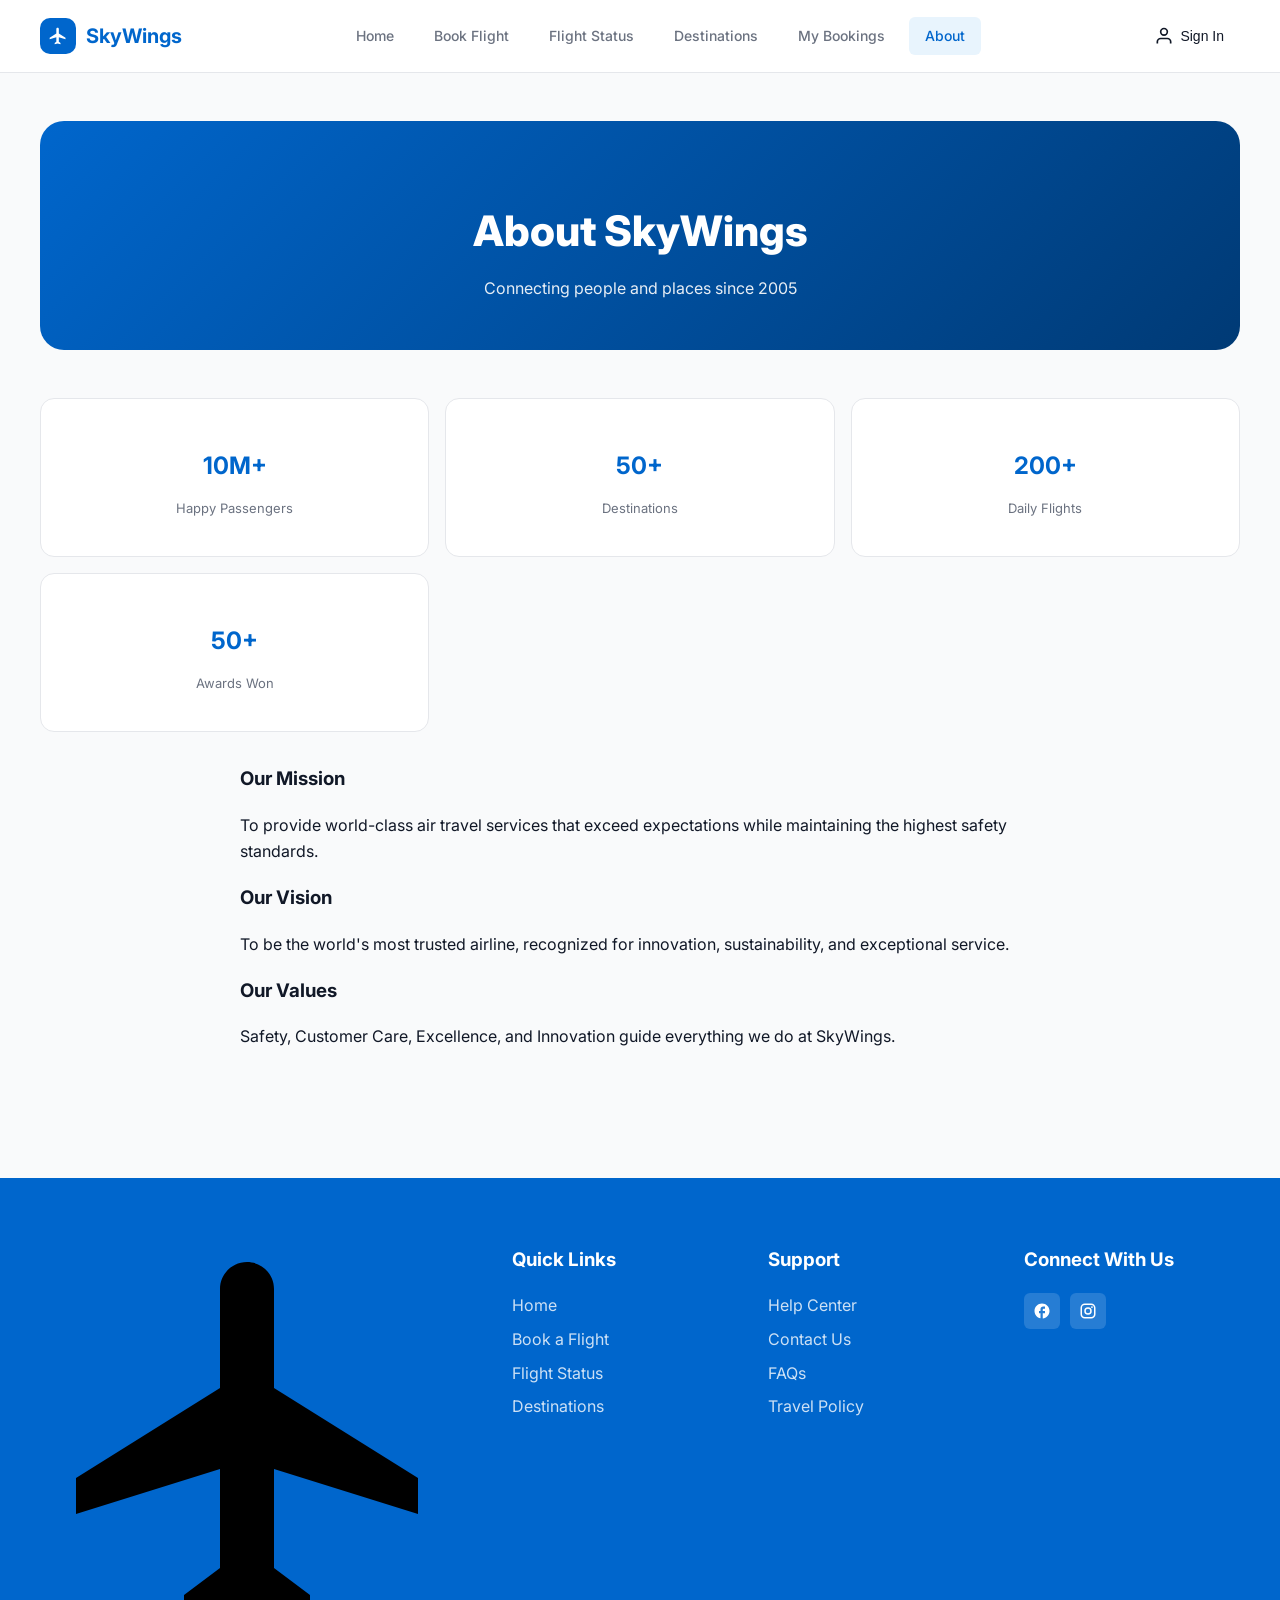
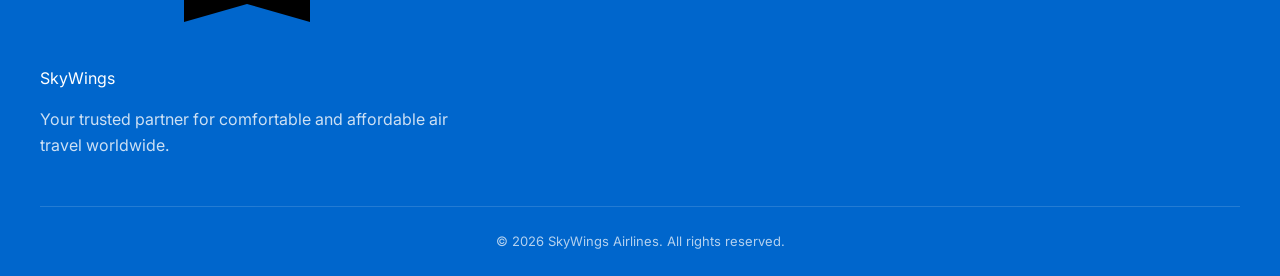
<file: about.html>
<!DOCTYPE html>
<html lang="en">
<head>
  <meta charset="UTF-8">
  <meta name="viewport" content="width=device-width, initial-scale=1.0">
  <title>SkyWings - About Us</title>
  <link rel="stylesheet" href="css/styles.css">
  <link rel="stylesheet" href="https://fonts.googleapis.com/css2?family=Inter:wght@400;500;600;700;800&display=swap">
</head>
<body>

  <header class="site-header">
    <div class="container header-inner">
      <a href="index.html" class="logo">
        <div class="logo-icon"><svg viewBox="0 0 24 24"><path d="M21 16v-2l-8-5V3.5c0-.83-.67-1.5-1.5-1.5S10 2.67 10 3.5V9l-8 5v2l8-2.5V19l-2 1.5V22l3.5-1 3.5 1v-1.5L13 19v-5.5l8 2.5z"/></svg></div>
        <span>SkyWings</span>
      </a>
      <nav class="main-nav" id="mainNav">
        <a class="nav-link" href="index.html">Home</a>
        <a class="nav-link" href="book.html">Book Flight</a>
        <a class="nav-link" href="status.html">Flight Status</a>
        <a class="nav-link" href="destinations.html">Destinations</a>
        <a class="nav-link" href="bookings.html">My Bookings</a>
        <a class="nav-link active" href="about.html">About</a>
      </nav>
      <div class="header-actions">
        <button class="btn-text" onclick="window.location.href='signin.html'">
          <svg width="20" height="20" viewBox="0 0 24 24" fill="none" stroke="currentColor" stroke-width="2"><path d="M20 21v-2a4 4 0 0 0-4-4H8a4 4 0 0 0-4 4v2"/><circle cx="12" cy="7" r="4"/></svg>
          <span>Sign In</span>
        </button>
        <button class="mobile-menu-btn" id="mobileMenuBtn"><svg width="24" height="24" viewBox="0 0 24 24" fill="none" stroke="currentColor" stroke-width="2"><path d="M3 12h18M3 6h18M3 18h18"/></svg></button>
      </div>
    </div>
  </header>

  <main>
    <div class="container" style="padding: 48px 24px;">
      <div class="hero-banner" style="padding: 48px; border-radius: 24px; margin-bottom: 48px; text-align:center;">
        <h1>About SkyWings</h1>
        <p>Connecting people and places since 2005</p>
      </div>
      <div class="stats-row">
        <div class="stat-card"><h3>10M+</h3><p>Happy Passengers</p></div>
        <div class="stat-card"><h3>50+</h3><p>Destinations</p></div>
        <div class="stat-card"><h3>200+</h3><p>Daily Flights</p></div>
        <div class="stat-card"><h3>50+</h3><p>Awards Won</p></div>
      </div>
      <div style="max-width: 800px; margin: 0 auto;">
        <div class="about-card"><h3>Our Mission</h3><p>To provide world-class air travel services that exceed expectations while maintaining the highest safety standards.</p></div>
        <div class="about-card"><h3>Our Vision</h3><p>To be the world's most trusted airline, recognized for innovation, sustainability, and exceptional service.</p></div>
        <div class="about-card"><h3>Our Values</h3><p>Safety, Customer Care, Excellence, and Innovation guide everything we do at SkyWings.</p></div>
      </div>
    </div>
  </main>

  <footer class="site-footer">
    <div class="container">
      <div class="footer-grid">
        <div><div class="logo" style="color: var(--white); margin-bottom: 16px;"><div class="logo-icon" style="background: var(--white);"><svg viewBox="0 0 24 24" fill="var(--primary)"><path d="M21 16v-2l-8-5V3.5c0-.83-.67-1.5-1.5-1.5S10 2.67 10 3.5V9l-8 5v2l8-2.5V19l-2 1.5V22l3.5-1 3.5 1v-1.5L13 19v-5.5l8 2.5z"/></svg></div><span>SkyWings</span></div><p style="opacity: 0.8;">Your trusted partner for comfortable and affordable air travel worldwide.</p></div>
        <div><h3>Quick Links</h3><a href="index.html">Home</a><a href="book.html">Book a Flight</a><a href="status.html">Flight Status</a><a href="destinations.html">Destinations</a></div>
        <div><h3>Support</h3><a href="404.html">Help Center</a><a href="404.html">Contact Us</a><a href="404.html">FAQs</a><a href="404.html">Travel Policy</a></div>
        <div><h3>Connect With Us</h3><div class="socials"><a href="404.html" class="social-icon"><svg viewBox="0 0 24 24"><path d="M22 12c0-5.52-4.48-10-10-10S2 6.48 2 12c0 4.84 3.44 8.87 8 9.8V15H8v-3h2V9.5C10 7.57 11.57 6 13.5 6H16v3h-2c-.55 0-1 .45-1 1v2h3v3h-3v6.95c5.05-.5 9-4.76 9-9.95z"/></svg></a><a href="404.html" class="social-icon"><svg viewBox="0 0 24 24"><path d="M7.8 2h8.4C19.4 2 22 4.6 22 7.8v8.4a5.8 5.8 0 0 1-5.8 5.8H7.8C4.6 22 2 19.4 2 16.2V7.8A5.8 5.8 0 0 1 7.8 2m-.2 2A3.6 3.6 0 0 0 4 7.6v8.8C4 18.39 5.61 20 7.6 20h8.8c1.99 0 3.6-1.61 3.6-3.6V7.6C20 5.61 18.39 4 16.4 4H7.6m9.65 1.5a1.25 1.25 0 0 1 1.25 1.25A1.25 1.25 0 0 1 17.25 8 1.25 1.25 0 0 1 16 6.75a1.25 1.25 0 0 1 1.25-1.25M12 7a5 5 0 0 1 5 5 5 5 0 0 1-5 5 5 5 0 0 1-5-5 5 5 0 0 1 5-5m0 2a3 3 0 0 0-3 3 3 3 0 0 0 3 3 3 3 0 0 0 3-3 3 3 0 0 0-3-3z"/></svg></a></div></div>
      </div>
      <div class="copyright">© 2026 SkyWings Airlines. All rights reserved.</div>
    </div>
  </footer>

  <script src="js/main.js"></script>
</body>
</html>
</file>
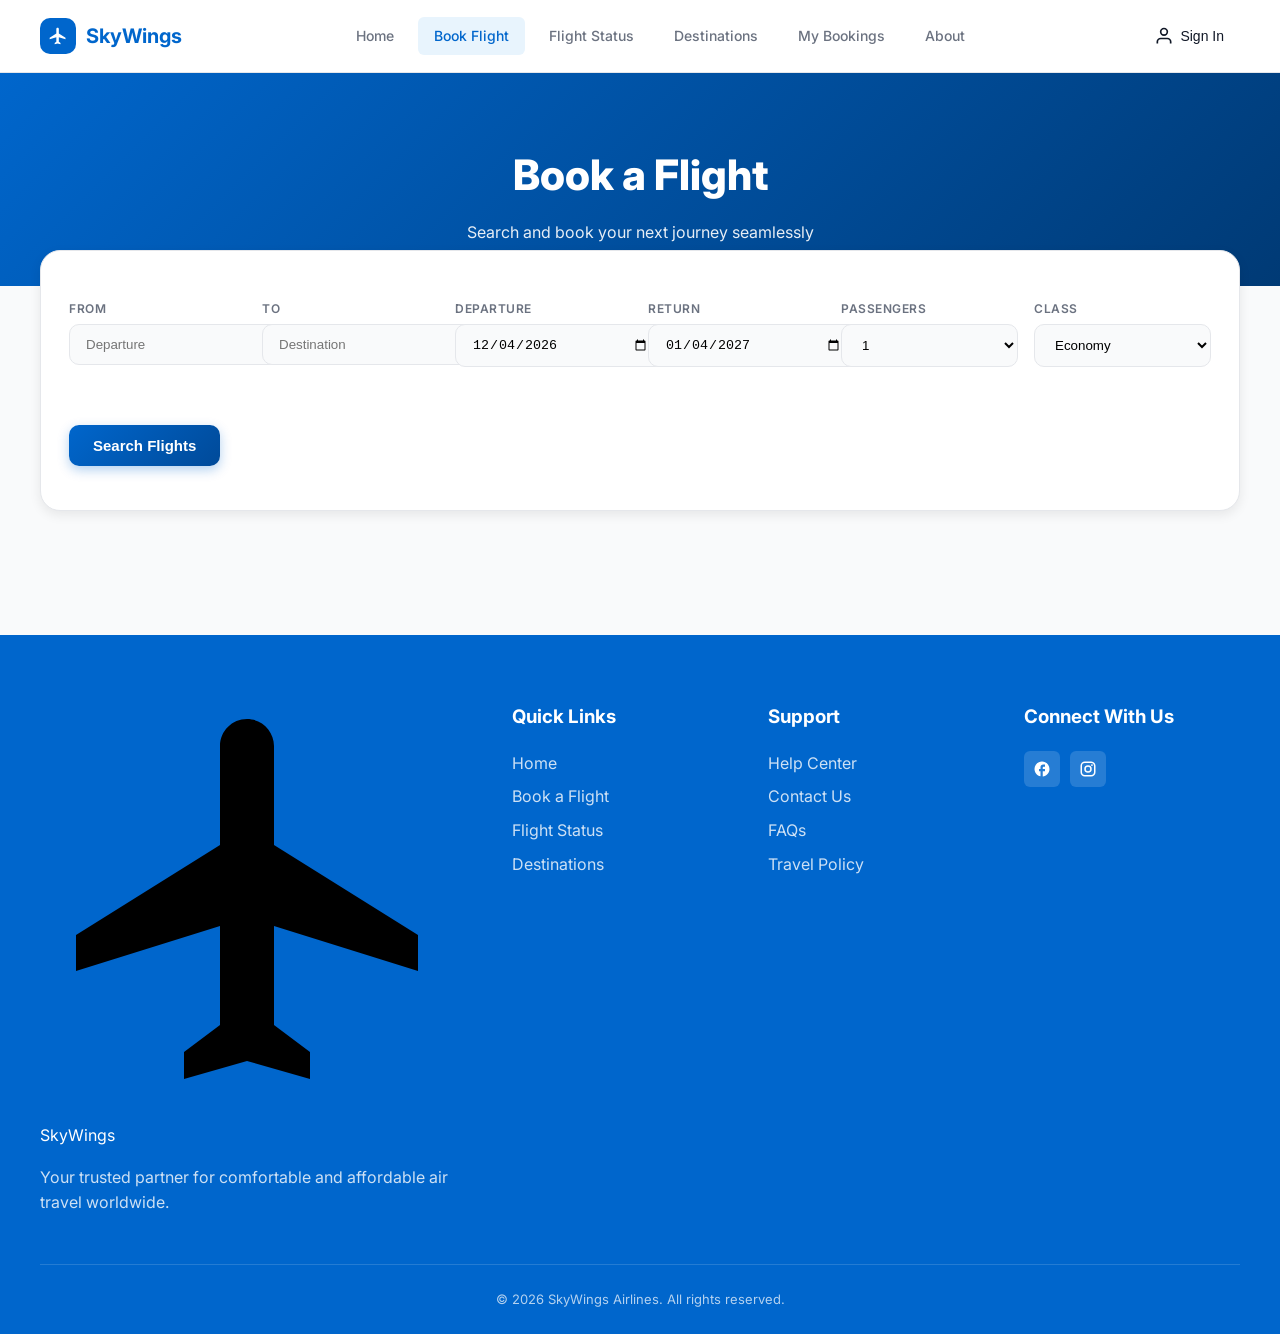
<file: book.html>
<!DOCTYPE html>
<html lang="en">
<head>
  <meta charset="UTF-8">
  <meta name="viewport" content="width=device-width, initial-scale=1.0">
  <title>SkyWings - Book Flight</title>
  <link rel="stylesheet" href="css/styles.css">
  <link rel="stylesheet" href="https://fonts.googleapis.com/css2?family=Inter:wght@400;500;600;700;800&display=swap">
</head>
<body>

  <header class="site-header">
    <div class="container header-inner">
      <a href="index.html" class="logo">
        <div class="logo-icon"><svg viewBox="0 0 24 24"><path d="M21 16v-2l-8-5V3.5c0-.83-.67-1.5-1.5-1.5S10 2.67 10 3.5V9l-8 5v2l8-2.5V19l-2 1.5V22l3.5-1 3.5 1v-1.5L13 19v-5.5l8 2.5z"/></svg></div>
        <span>SkyWings</span>
      </a>
      <nav class="main-nav" id="mainNav">
        <a class="nav-link" href="index.html">Home</a>
        <a class="nav-link active" href="book.html">Book Flight</a>
        <a class="nav-link" href="status.html">Flight Status</a>
        <a class="nav-link" href="destinations.html">Destinations</a>
        <a class="nav-link" href="bookings.html">My Bookings</a>
        <a class="nav-link" href="about.html">About</a>
      </nav>
      <div class="header-actions">
        <button class="btn-text" onclick="window.location.href='signin.html'">
          <svg width="20" height="20" viewBox="0 0 24 24" fill="none" stroke="currentColor" stroke-width="2"><path d="M20 21v-2a4 4 0 0 0-4-4H8a4 4 0 0 0-4 4v2"/><circle cx="12" cy="7" r="4"/></svg>
          <span>Sign In</span>
        </button>
        <button class="mobile-menu-btn" id="mobileMenuBtn"><svg width="24" height="24" viewBox="0 0 24 24" fill="none" stroke="currentColor" stroke-width="2"><path d="M3 12h18M3 6h18M3 18h18"/></svg></button>
      </div>
    </div>
  </header>

  <main>
    <div class="hero-banner" style="padding: 40px 0;"><div class="container"><h1>Book a Flight</h1><p>Search and book your next journey seamlessly</p></div></div>
    <div class="container" style="padding-bottom: 60px;">
      <div class="booking-card">
        <div id="booking-content">
          <form class="booking-form" onsubmit="event.preventDefault(); app.search();">
            <div class="form-group"><label>From</label><input type="text" id="bookFrom" list="city-list" placeholder="Departure"></div>
            <div class="form-group"><label>To</label><input type="text" id="bookTo" list="city-list" placeholder="Destination"></div>
            <div class="form-group"><label>Departure</label><input type="date" id="bookDepart"></div>
            <div class="form-group"><label>Return</label><input type="date" id="bookReturn"></div>
            <div class="form-group"><label>Passengers</label><select id="bookPassengers"><option>1</option><option>2</option><option>3</option><option>4</option></select></div>
            <div class="form-group"><label>Class</label><select id="bookClass"><option>Economy</option><option>Business</option></select></div>
            <div class="form-group form-group-btn"><button type="submit" class="btn btn-primary" style="margin-top: 26px;">Search Flights</button></div>
          </form>
        </div>
      </div>
    </div>
  </main>

  <footer class="site-footer">
    <div class="container">
      <div class="footer-grid">
        <div><div class="logo" style="color: var(--white); margin-bottom: 16px;"><div class="logo-icon" style="background: var(--white);"><svg viewBox="0 0 24 24" fill="var(--primary)"><path d="M21 16v-2l-8-5V3.5c0-.83-.67-1.5-1.5-1.5S10 2.67 10 3.5V9l-8 5v2l8-2.5V19l-2 1.5V22l3.5-1 3.5 1v-1.5L13 19v-5.5l8 2.5z"/></svg></div><span>SkyWings</span></div><p style="opacity: 0.8;">Your trusted partner for comfortable and affordable air travel worldwide.</p></div>
        <div><h3>Quick Links</h3><a href="index.html">Home</a><a href="book.html">Book a Flight</a><a href="status.html">Flight Status</a><a href="destinations.html">Destinations</a></div>
        <div><h3>Support</h3><a href="404.html">Help Center</a><a href="404.html">Contact Us</a><a href="404.html">FAQs</a><a href="404.html">Travel Policy</a></div>
        <div><h3>Connect With Us</h3><div class="socials"><a href="404.html" class="social-icon"><svg viewBox="0 0 24 24"><path d="M22 12c0-5.52-4.48-10-10-10S2 6.48 2 12c0 4.84 3.44 8.87 8 9.8V15H8v-3h2V9.5C10 7.57 11.57 6 13.5 6H16v3h-2c-.55 0-1 .45-1 1v2h3v3h-3v6.95c5.05-.5 9-4.76 9-9.95z"/></svg></a><a href="404.html" class="social-icon"><svg viewBox="0 0 24 24"><path d="M7.8 2h8.4C19.4 2 22 4.6 22 7.8v8.4a5.8 5.8 0 0 1-5.8 5.8H7.8C4.6 22 2 19.4 2 16.2V7.8A5.8 5.8 0 0 1 7.8 2m-.2 2A3.6 3.6 0 0 0 4 7.6v8.8C4 18.39 5.61 20 7.6 20h8.8c1.99 0 3.6-1.61 3.6-3.6V7.6C20 5.61 18.39 4 16.4 4H7.6m9.65 1.5a1.25 1.25 0 0 1 1.25 1.25A1.25 1.25 0 0 1 17.25 8 1.25 1.25 0 0 1 16 6.75a1.25 1.25 0 0 1 1.25-1.25M12 7a5 5 0 0 1 5 5 5 5 0 0 1-5 5 5 5 0 0 1-5-5 5 5 0 0 1 5-5m0 2a3 3 0 0 0-3 3 3 3 0 0 0 3 3 3 3 0 0 0 3-3 3 3 0 0 0-3-3z"/></svg></a></div></div>
      </div>
      <div class="copyright">© 2026 SkyWings Airlines. All rights reserved.</div>
    </div>
  </footer>

  <div class="modal-overlay" id="bookingModal">
    <div class="modal-box">
      <button class="close-btn" onclick="app.closeModal()">×</button>
      <h2 style="margin-bottom: 16px; text-align: center;">Complete Booking</h2>
      <p style="text-align: center; color: var(--text-muted); margin-bottom: 24px; font-size: 14px;">Fill in passenger details to confirm your booking.</p>
      <div id="modalContent"></div>
    </div>
  </div>

  <datalist id="city-list"></datalist>
  <script src="js/main.js"></script>
</body>
</html>
</file>
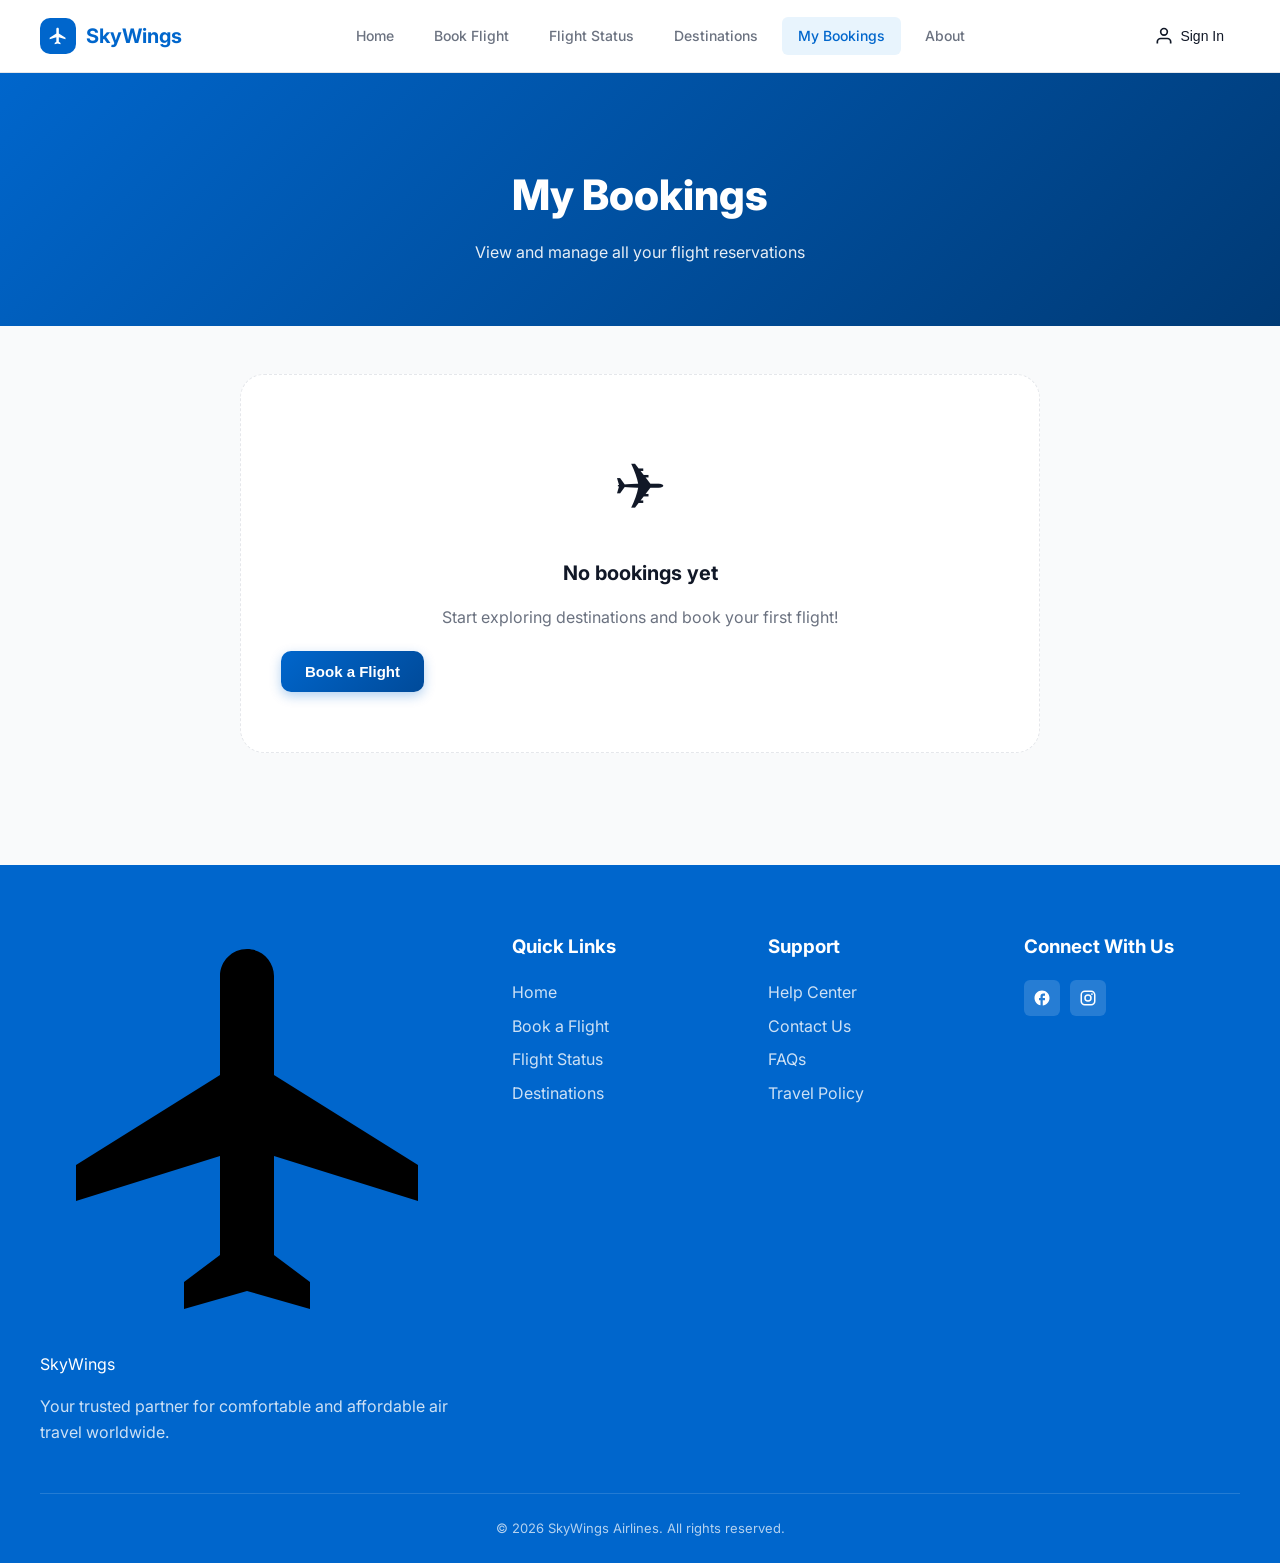
<file: bookings.html>
<!DOCTYPE html>
<html lang="en">
<head>
  <meta charset="UTF-8">
  <meta name="viewport" content="width=device-width, initial-scale=1.0">
  <title>SkyWings - My Bookings</title>
  <link rel="stylesheet" href="css/styles.css">
  <link rel="stylesheet" href="https://fonts.googleapis.com/css2?family=Inter:wght@400;500;600;700;800&display=swap">
</head>
<body>

  <header class="site-header">
    <div class="container header-inner">
      <a href="index.html" class="logo">
        <div class="logo-icon"><svg viewBox="0 0 24 24"><path d="M21 16v-2l-8-5V3.5c0-.83-.67-1.5-1.5-1.5S10 2.67 10 3.5V9l-8 5v2l8-2.5V19l-2 1.5V22l3.5-1 3.5 1v-1.5L13 19v-5.5l8 2.5z"/></svg></div>
        <span>SkyWings</span>
      </a>
      <nav class="main-nav" id="mainNav">
        <a class="nav-link" href="index.html">Home</a>
        <a class="nav-link" href="book.html">Book Flight</a>
        <a class="nav-link" href="status.html">Flight Status</a>
        <a class="nav-link" href="destinations.html">Destinations</a>
        <a class="nav-link active" href="bookings.html">My Bookings</a>
        <a class="nav-link" href="about.html">About</a>
      </nav>
      <div class="header-actions">
        <button class="btn-text" onclick="window.location.href='signin.html'">
          <svg width="20" height="20" viewBox="0 0 24 24" fill="none" stroke="currentColor" stroke-width="2"><path d="M20 21v-2a4 4 0 0 0-4-4H8a4 4 0 0 0-4 4v2"/><circle cx="12" cy="7" r="4"/></svg>
          <span>Sign In</span>
        </button>
        <button class="mobile-menu-btn" id="mobileMenuBtn"><svg width="24" height="24" viewBox="0 0 24 24" fill="none" stroke="currentColor" stroke-width="2"><path d="M3 12h18M3 6h18M3 18h18"/></svg></button>
      </div>
    </div>
  </header>

  <main>
    <div class="hero-banner" style="padding: 60px 0;"><div class="container"><h1>My Bookings</h1><p>View and manage all your flight reservations</p></div></div>
    <div class="container" style="padding: 48px 24px;">
      <div id="bookings-list" style="max-width: 800px; margin: 0 auto;"></div>
    </div>
  </main>

  <footer class="site-footer">
    <div class="container">
      <div class="footer-grid">
        <div><div class="logo" style="color: var(--white); margin-bottom: 16px;"><div class="logo-icon" style="background: var(--white);"><svg viewBox="0 0 24 24" fill="var(--primary)"><path d="M21 16v-2l-8-5V3.5c0-.83-.67-1.5-1.5-1.5S10 2.67 10 3.5V9l-8 5v2l8-2.5V19l-2 1.5V22l3.5-1 3.5 1v-1.5L13 19v-5.5l8 2.5z"/></svg></div><span>SkyWings</span></div><p style="opacity: 0.8;">Your trusted partner for comfortable and affordable air travel worldwide.</p></div>
        <div><h3>Quick Links</h3><a href="index.html">Home</a><a href="book.html">Book a Flight</a><a href="status.html">Flight Status</a><a href="destinations.html">Destinations</a></div>
        <div><h3>Support</h3><a href="404.html">Help Center</a><a href="404.html">Contact Us</a><a href="404.html">FAQs</a><a href="404.html">Travel Policy</a></div>
        <div><h3>Connect With Us</h3><div class="socials"><a href="404.html" class="social-icon"><svg viewBox="0 0 24 24"><path d="M22 12c0-5.52-4.48-10-10-10S2 6.48 2 12c0 4.84 3.44 8.87 8 9.8V15H8v-3h2V9.5C10 7.57 11.57 6 13.5 6H16v3h-2c-.55 0-1 .45-1 1v2h3v3h-3v6.95c5.05-.5 9-4.76 9-9.95z"/></svg></a><a href="404.html" class="social-icon"><svg viewBox="0 0 24 24"><path d="M7.8 2h8.4C19.4 2 22 4.6 22 7.8v8.4a5.8 5.8 0 0 1-5.8 5.8H7.8C4.6 22 2 19.4 2 16.2V7.8A5.8 5.8 0 0 1 7.8 2m-.2 2A3.6 3.6 0 0 0 4 7.6v8.8C4 18.39 5.61 20 7.6 20h8.8c1.99 0 3.6-1.61 3.6-3.6V7.6C20 5.61 18.39 4 16.4 4H7.6m9.65 1.5a1.25 1.25 0 0 1 1.25 1.25A1.25 1.25 0 0 1 17.25 8 1.25 1.25 0 0 1 16 6.75a1.25 1.25 0 0 1 1.25-1.25M12 7a5 5 0 0 1 5 5 5 5 0 0 1-5 5 5 5 0 0 1-5-5 5 5 0 0 1 5-5m0 2a3 3 0 0 0-3 3 3 3 0 0 0 3 3 3 3 0 0 0 3-3 3 3 0 0 0-3-3z"/></svg></a></div></div>
      </div>
      <div class="copyright">© 2026 SkyWings Airlines. All rights reserved.</div>
    </div>
  </footer>

  <script src="js/main.js"></script>
</body>
</html>
</file>
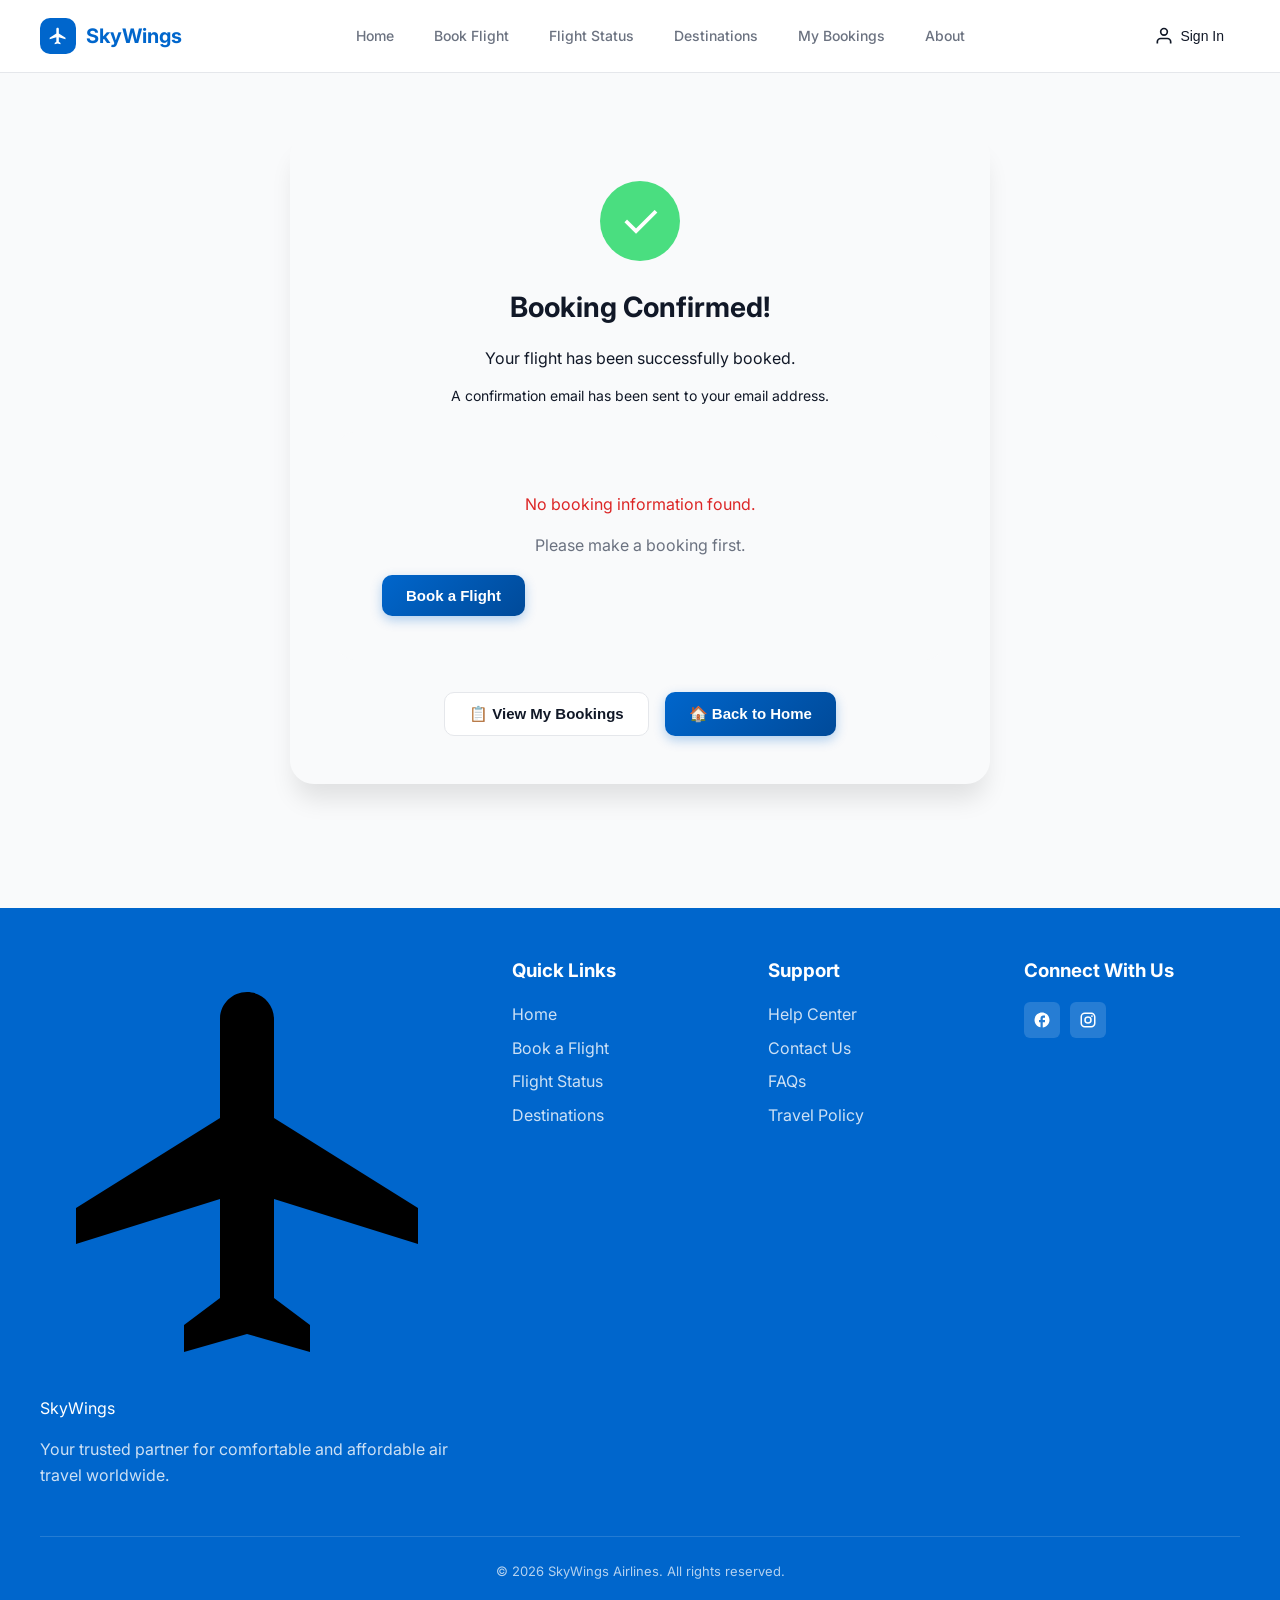
<file: confirmation.html>
<!DOCTYPE html>
<html lang="en">
<head>
  <meta charset="UTF-8">
  <meta name="viewport" content="width=device-width, initial-scale=1.0">
  <title>SkyWings - Booking Confirmed!</title>
  <link rel="stylesheet" href="css/styles.css">
  <link rel="stylesheet" href="https://fonts.googleapis.com/css2?family=Inter:wght@400;500;600;700;800&display=swap">
  <style>
    .confirmation-card {
      background: var(--white);
      border-radius: 24px;
      padding: 48px;
      text-align: center;
      box-shadow: 0 20px 25px -5px rgba(0, 0, 0, 0.1);
      border: 1px solid var(--border);
    }
    .success-icon {
      width: 80px;
      height: 80px;
      background: #4ade80;
      border-radius: 50%;
      display: flex;
      align-items: center;
      justify-content: center;
      margin: 0 auto 24px;
      font-size: 48px;
      color: white;
      animation: scaleIn 0.5s ease-out;
    }
    @keyframes scaleIn {
      from {
        transform: scale(0);
        opacity: 0;
      }
      to {
        transform: scale(1);
        opacity: 1;
      }
    }
    .booking-details {
      background: #F9FAFB;
      border-radius: 16px;
      padding: 24px;
      margin: 24px 0;
      text-align: left;
    }
    .detail-row {
      display: flex;
      justify-content: space-between;
      padding: 12px 0;
      border-bottom: 1px solid #E5E7EB;
    }
    .detail-row:last-child {
      border-bottom: none;
    }
    .detail-label {
      font-weight: 500;
      color: #6B7280;
    }
    .detail-value {
      font-weight: 600;
      color: #1F2937;
    }
    .ref-number {
      font-size: 24px;
      font-weight: 700;
      color: #0066CC;
      letter-spacing: 1px;
    }
    .btn-group {
      display: flex;
      gap: 16px;
      justify-content: center;
      margin-top: 32px;
    }
    @media (max-width: 640px) {
      .confirmation-card { padding: 24px; }
      .btn-group { flex-direction: column; }
      .detail-row { flex-direction: column; gap: 8px; }
    }
  </style>
</head>
<body>

  <header class="site-header">
    <div class="container header-inner">
      <a href="index.html" class="logo">
        <div class="logo-icon">
          <svg viewBox="0 0 24 24"><path d="M21 16v-2l-8-5V3.5c0-.83-.67-1.5-1.5-1.5S10 2.67 10 3.5V9l-8 5v2l8-2.5V19l-2 1.5V22l3.5-1 3.5 1v-1.5L13 19v-5.5l8 2.5z"/></svg>
        </div>
        <span>SkyWings</span>
      </a>
      <nav class="main-nav" id="mainNav">
        <a class="nav-link" href="index.html">Home</a>
        <a class="nav-link" href="book.html">Book Flight</a>
        <a class="nav-link" href="status.html">Flight Status</a>
        <a class="nav-link" href="destinations.html">Destinations</a>
        <a class="nav-link" href="bookings.html">My Bookings</a>
        <a class="nav-link" href="about.html">About</a>
      </nav>
      <div class="header-actions">
        <button class="btn-text" onclick="window.location.href='signin.html'">
          <svg width="20" height="20" viewBox="0 0 24 24" fill="none" stroke="currentColor" stroke-width="2"><path d="M20 21v-2a4 4 0 0 0-4-4H8a4 4 0 0 0-4 4v2"/><circle cx="12" cy="7" r="4"/></svg>
          <span>Sign In</span>
        </button>
        <button class="mobile-menu-btn" id="mobileMenuBtn">
          <svg width="24" height="24" viewBox="0 0 24 24" fill="none" stroke="currentColor" stroke-width="2"><path d="M3 12h18M3 6h18M3 18h18"/></svg>
        </button>
      </div>
    </div>
  </header>

  <main>
    <div class="container" style="padding: 60px 24px; max-width: 700px; margin: 0 auto;">
      <div class="confirmation-card">
        <div class="success-icon">✓</div>
        <h1 style="color: var(--primary); margin-bottom: 8px; font-size: 28px;">Booking Confirmed!</h1>
        <p style="color: var(--text-muted); margin-bottom: 8px;">Your flight has been successfully booked.</p>
        <p style="color: var(--text-muted); font-size: 14px;">A confirmation email has been sent to your email address.</p>
        
        <div id="confirmation-details" class="booking-details">
          <!-- Details will be filled by JavaScript -->
          <div style="text-align: center; color: #6B7280;">Loading booking details...</div>
        </div>
        
        <div class="btn-group">
          <button class="btn btn-outline" onclick="window.location.href='bookings.html'">📋 View My Bookings</button>
          <button class="btn btn-primary" onclick="window.location.href='index.html'">🏠 Back to Home</button>
        </div>
      </div>
    </div>
  </main>

  <footer class="site-footer">
    <div class="container">
      <div class="footer-grid">
        <div>
          <div class="logo" style="color: var(--white); margin-bottom: 16px;">
            <div class="logo-icon" style="background: var(--white);">
              <svg viewBox="0 0 24 24" fill="var(--primary)"><path d="M21 16v-2l-8-5V3.5c0-.83-.67-1.5-1.5-1.5S10 2.67 10 3.5V9l-8 5v2l8-2.5V19l-2 1.5V22l3.5-1 3.5 1v-1.5L13 19v-5.5l8 2.5z"/></svg>
            </div>
            <span>SkyWings</span>
          </div>
          <p style="opacity: 0.8;">Your trusted partner for comfortable and affordable air travel worldwide.</p>
        </div>
        <div>
          <h3 style="margin-top: 0; margin-bottom: 16px;">Quick Links</h3>
          <a href="index.html">Home</a>
          <a href="book.html">Book a Flight</a>
          <a href="status.html">Flight Status</a>
          <a href="destinations.html">Destinations</a>
        </div>
        <div>
          <h3 style="margin-top: 0; margin-bottom: 16px;">Support</h3>
          <a href="404.html">Help Center</a>
          <a href="404.html">Contact Us</a>
          <a href="404.html">FAQs</a>
          <a href="404.html">Travel Policy</a>
        </div>
        <div>
          <h3 style="margin-top: 0; margin-bottom: 16px;">Connect With Us</h3>
          <div class="socials">
            <a href="404.html" class="social-icon"><svg viewBox="0 0 24 24"><path d="M22 12c0-5.52-4.48-10-10-10S2 6.48 2 12c0 4.84 3.44 8.87 8 9.8V15H8v-3h2V9.5C10 7.57 11.57 6 13.5 6H16v3h-2c-.55 0-1 .45-1 1v2h3v3h-3v6.95c5.05-.5 9-4.76 9-9.95z"/></svg></a>
            <a href="404.html" class="social-icon"><svg viewBox="0 0 24 24"><path d="M7.8 2h8.4C19.4 2 22 4.6 22 7.8v8.4a5.8 5.8 0 0 1-5.8 5.8H7.8C4.6 22 2 19.4 2 16.2V7.8A5.8 5.8 0 0 1 7.8 2m-.2 2A3.6 3.6 0 0 0 4 7.6v8.8C4 18.39 5.61 20 7.6 20h8.8c1.99 0 3.6-1.61 3.6-3.6V7.6C20 5.61 18.39 4 16.4 4H7.6m9.65 1.5a1.25 1.25 0 0 1 1.25 1.25A1.25 1.25 0 0 1 17.25 8 1.25 1.25 0 0 1 16 6.75a1.25 1.25 0 0 1 1.25-1.25M12 7a5 5 0 0 1 5 5 5 5 0 0 1-5 5 5 5 0 0 1-5-5 5 5 0 0 1 5-5m0 2a3 3 0 0 0-3 3 3 3 0 0 0 3 3 3 3 0 0 0 3-3 3 3 0 0 0-3-3z"/></svg></a>
          </div>
        </div>
      </div>
      <div class="copyright">© 2026 SkyWings Airlines. All rights reserved.</div>
    </div>
  </footer>

  <script>
    // Display confirmation details from sessionStorage
    const lastBooking = sessionStorage.getItem('last_booking');
    
    if (lastBooking) {
      const booking = JSON.parse(lastBooking);
      const container = document.getElementById('confirmation-details');
      
      container.innerHTML = `
        <div style="margin-bottom: 16px; padding-bottom: 16px; border-bottom: 1px solid #E5E7EB;">
          <div class="detail-row">
            <span class="detail-label">Booking Reference:</span>
            <span class="detail-value ref-number">${booking.ref}</span>
          </div>
        </div>
        <div class="detail-row">
          <span class="detail-label">Flight Number:</span>
          <span class="detail-value"><strong>${booking.flightNumber}</strong></span>
        </div>
        <div class="detail-row">
          <span class="detail-label">Route:</span>
          <span class="detail-value">${booking.from} ✈ → ${booking.to}</span>
        </div>
        <div class="detail-row">
          <span class="detail-label">Departure / Arrival:</span>
          <span class="detail-value">${booking.depart} / ${booking.arrive}</span>
        </div>
        <div class="detail-row">
          <span class="detail-label">Date:</span>
          <span class="detail-value">${booking.date}</span>
        </div>
        <div class="detail-row">
          <span class="detail-label">Passenger Name:</span>
          <span class="detail-value">${booking.passengerName}</span>
        </div>
        <div class="detail-row">
          <span class="detail-label">Email:</span>
          <span class="detail-value">${booking.passengerEmail}</span>
        </div>
        <div class="detail-row">
          <span class="detail-label">Class:</span>
          <span class="detail-value">${booking.class}</span>
        </div>
        <div class="detail-row">
          <span class="detail-label">Total Price:</span>
          <span class="detail-value" style="font-size: 20px; font-weight: 800; color: #0066CC;">$${booking.price}</span>
        </div>
      `;
      
      // Clear after displaying
      sessionStorage.removeItem('last_booking');
    } else {
      document.getElementById('confirmation-details').innerHTML = `
        <div style="text-align: center; padding: 20px;">
          <p style="color: #dc2626;">No booking information found.</p>
          <p style="color: #6B7280; margin-top: 8px;">Please make a booking first.</p>
          <button class="btn btn-primary" onclick="window.location.href='book.html'" style="margin-top: 16px;">Book a Flight</button>
        </div>
      `;
    }
  </script>
</body>
</html>
</file>
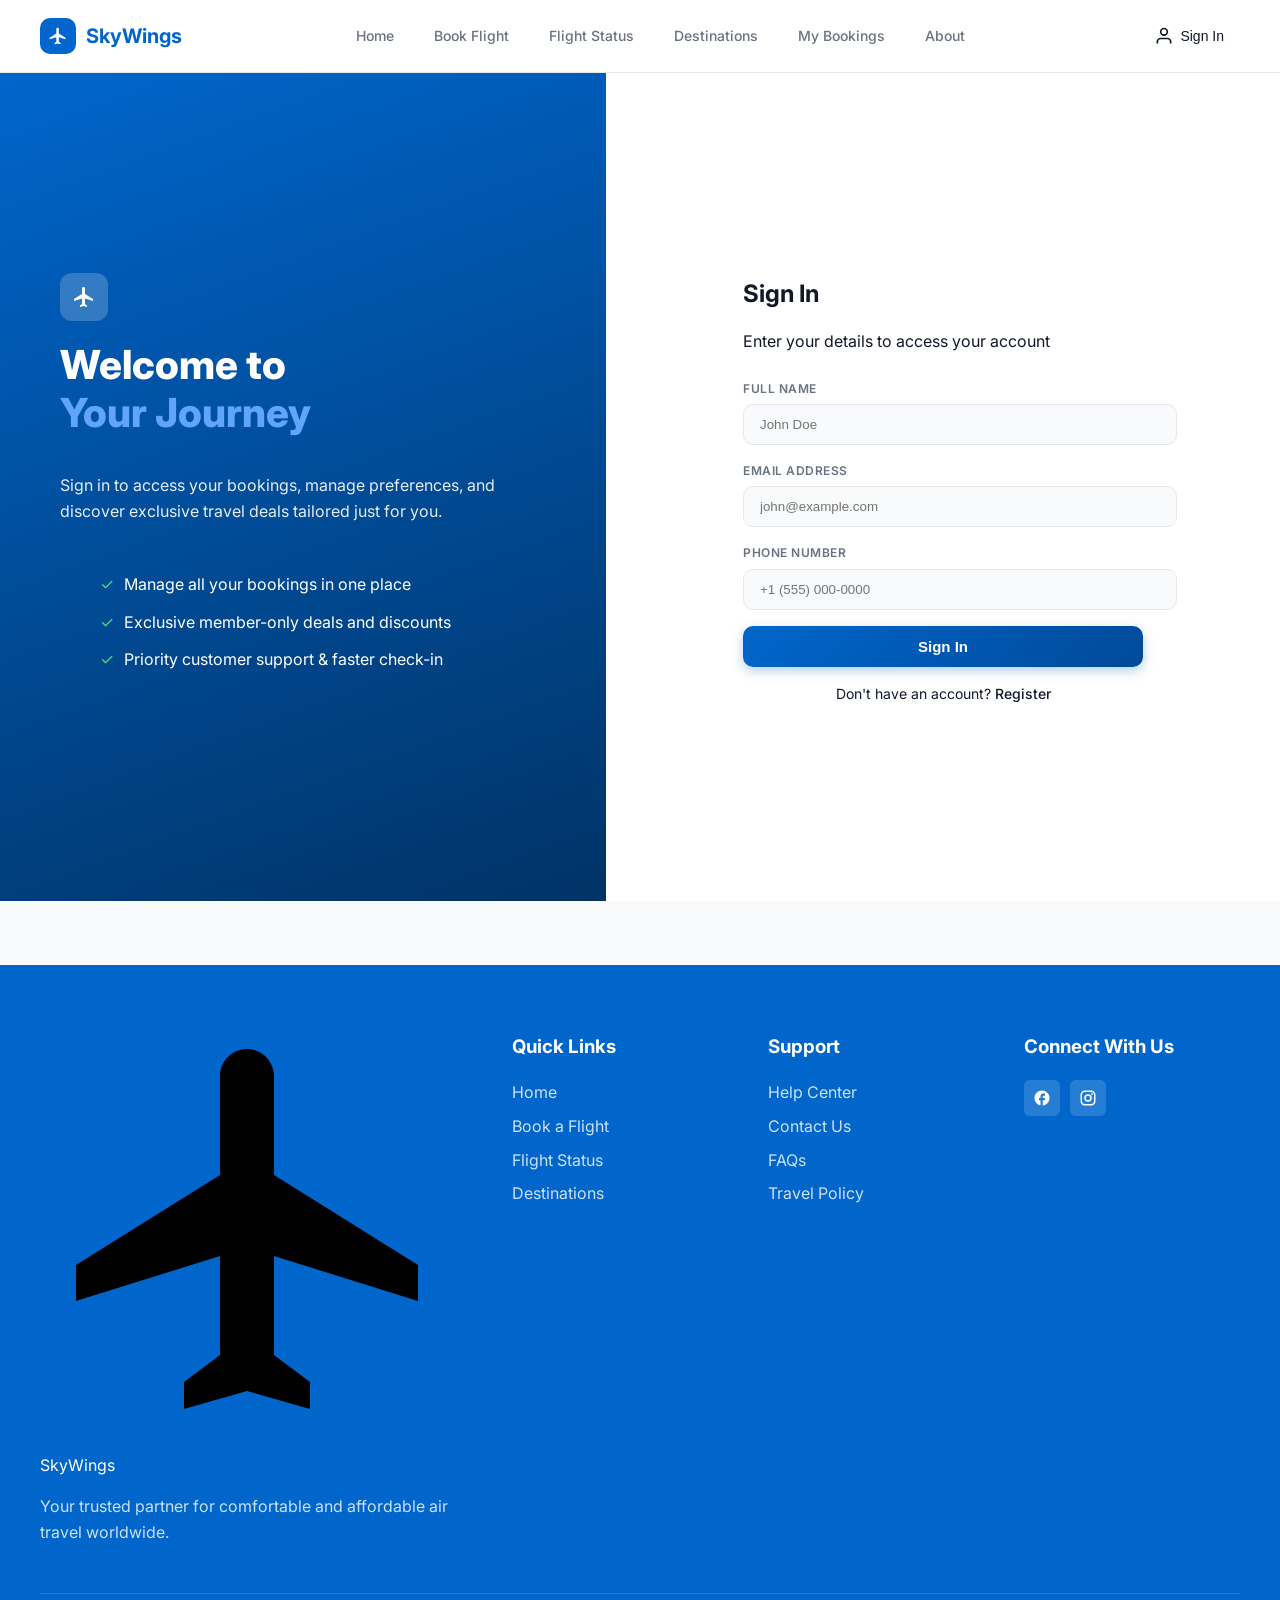
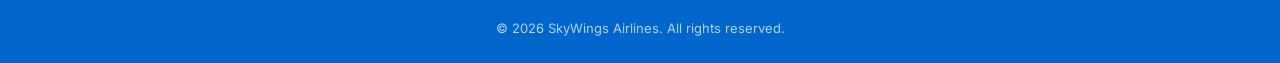
<file: signin.html>
<!DOCTYPE html>
<html lang="en">
<head>
  <meta charset="UTF-8">
  <meta name="viewport" content="width=device-width, initial-scale=1.0">
  <title>SkyWings - Sign In</title>
  <link rel="stylesheet" href="css/styles.css">
  <link rel="stylesheet" href="https://fonts.googleapis.com/css2?family=Inter:wght@400;500;600;700;800&display=swap">
</head>
<body>

  <header class="site-header">
    <div class="container header-inner">
      <a href="index.html" class="logo">
        <div class="logo-icon"><svg viewBox="0 0 24 24"><path d="M21 16v-2l-8-5V3.5c0-.83-.67-1.5-1.5-1.5S10 2.67 10 3.5V9l-8 5v2l8-2.5V19l-2 1.5V22l3.5-1 3.5 1v-1.5L13 19v-5.5l8 2.5z"/></svg></div>
        <span>SkyWings</span>
      </a>
      <nav class="main-nav" id="mainNav">
        <a class="nav-link" href="index.html">Home</a>
        <a class="nav-link" href="book.html">Book Flight</a>
        <a class="nav-link" href="status.html">Flight Status</a>
        <a class="nav-link" href="destinations.html">Destinations</a>
        <a class="nav-link" href="bookings.html">My Bookings</a>
        <a class="nav-link" href="about.html">About</a>
      </nav>
      <div class="header-actions">
        <button class="btn-text" onclick="window.location.href='signin.html'">
          <svg width="20" height="20" viewBox="0 0 24 24" fill="none" stroke="currentColor" stroke-width="2"><path d="M20 21v-2a4 4 0 0 0-4-4H8a4 4 0 0 0-4 4v2"/><circle cx="12" cy="7" r="4"/></svg>
          <span>Sign In</span>
        </button>
        <button class="mobile-menu-btn" id="mobileMenuBtn"><svg width="24" height="24" viewBox="0 0 24 24" fill="none" stroke="currentColor" stroke-width="2"><path d="M3 12h18M3 6h18M3 18h18"/></svg></button>
      </div>
    </div>
  </header>

  <main>
    <div class="auth-container">
      <div class="auth-brand">
        <div class="logo-icon" style="background: rgba(255,255,255,0.2); width: 48px; height: 48px; border-radius: 12px; display: flex; align-items: center; justify-content: center;">
          <svg width="24" height="24" viewBox="0 0 24 24" fill="#fff"><path d="M21 16v-2l-8-5V3.5c0-.83-.67-1.5-1.5-1.5S10 2.67 10 3.5V9l-8 5v2l8-2.5V19l-2 1.5V22l3.5-1 3.5 1v-1.5L13 19v-5.5l8 2.5z"/></svg>
        </div>
        <h1>Welcome to <span style="display:block; color: #60A5FA;">Your Journey</span></h1>
        <p style="opacity: 0.9; margin-bottom: 24px;">Sign in to access your bookings, manage preferences, and discover exclusive travel deals tailored just for you.</p>
        <ul>
          <li><span style="color: #4ade80;">✓</span> Manage all your bookings in one place</li>
          <li><span style="color: #4ade80;">✓</span> Exclusive member-only deals and discounts</li>
          <li><span style="color: #4ade80;">✓</span> Priority customer support & faster check-in</li>
        </ul>
      </div>
      <div class="auth-form">
        <div style="width: 100%; max-width: 400px;">
          <h2 style="margin-bottom: 8px;">Sign In</h2>
          <p style="color: var(--text-muted); margin-bottom: 24px;">Enter your details to access your account</p>
          <form id="signInForm" onsubmit="event.preventDefault(); app.handleSignIn();">
            <div class="form-group"><label>Full Name</label><input type="text" id="authName" placeholder="John Doe" required></div>
            <div class="form-group"><label>Email Address</label><input type="email" id="loginEmail" placeholder="john@example.com" required></div>
            <div class="form-group"><label>Phone Number</label><input type="tel" id="authPhone" placeholder="+1 (555) 000-0000" required></div>
            <button type="submit" class="btn btn-primary btn-full" style="margin-top: 8px;">Sign In</button>
          </form>
          <p style="margin-top: 16px; font-size: 14px; color: var(--text-muted); text-align: center;">Don't have an account? <a href="#" style="color: var(--primary); text-decoration: none; font-weight: 500;">Register</a></p>
        </div>
      </div>
    </div>
  </main>

  <footer class="site-footer">
    <div class="container">
      <div class="footer-grid">
        <div><div class="logo" style="color: var(--white); margin-bottom: 16px;"><div class="logo-icon" style="background: var(--white);"><svg viewBox="0 0 24 24" fill="var(--primary)"><path d="M21 16v-2l-8-5V3.5c0-.83-.67-1.5-1.5-1.5S10 2.67 10 3.5V9l-8 5v2l8-2.5V19l-2 1.5V22l3.5-1 3.5 1v-1.5L13 19v-5.5l8 2.5z"/></svg></div><span>SkyWings</span></div><p style="opacity: 0.8;">Your trusted partner for comfortable and affordable air travel worldwide.</p></div>
        <div><h3>Quick Links</h3><a href="index.html">Home</a><a href="book.html">Book a Flight</a><a href="status.html">Flight Status</a><a href="destinations.html">Destinations</a></div>
        <div><h3>Support</h3><a href="404.html">Help Center</a><a href="404.html">Contact Us</a><a href="404.html">FAQs</a><a href="404.html">Travel Policy</a></div>
        <div><h3>Connect With Us</h3><div class="socials"><a href="404.html" class="social-icon"><svg viewBox="0 0 24 24"><path d="M22 12c0-5.52-4.48-10-10-10S2 6.48 2 12c0 4.84 3.44 8.87 8 9.8V15H8v-3h2V9.5C10 7.57 11.57 6 13.5 6H16v3h-2c-.55 0-1 .45-1 1v2h3v3h-3v6.95c5.05-.5 9-4.76 9-9.95z"/></svg></a><a href="404.html" class="social-icon"><svg viewBox="0 0 24 24"><path d="M7.8 2h8.4C19.4 2 22 4.6 22 7.8v8.4a5.8 5.8 0 0 1-5.8 5.8H7.8C4.6 22 2 19.4 2 16.2V7.8A5.8 5.8 0 0 1 7.8 2m-.2 2A3.6 3.6 0 0 0 4 7.6v8.8C4 18.39 5.61 20 7.6 20h8.8c1.99 0 3.6-1.61 3.6-3.6V7.6C20 5.61 18.39 4 16.4 4H7.6m9.65 1.5a1.25 1.25 0 0 1 1.25 1.25A1.25 1.25 0 0 1 17.25 8 1.25 1.25 0 0 1 16 6.75a1.25 1.25 0 0 1 1.25-1.25M12 7a5 5 0 0 1 5 5 5 5 0 0 1-5 5 5 5 0 0 1-5-5 5 5 0 0 1 5-5m0 2a3 3 0 0 0-3 3 3 3 0 0 0 3 3 3 3 0 0 0 3-3 3 3 0 0 0-3-3z"/></svg></a></div></div>
      </div>
      <div class="copyright">© 2026 SkyWings Airlines. All rights reserved.</div>
    </div>
  </footer>

  <script src="js/main.js"></script>
</body>
</html>
</file>
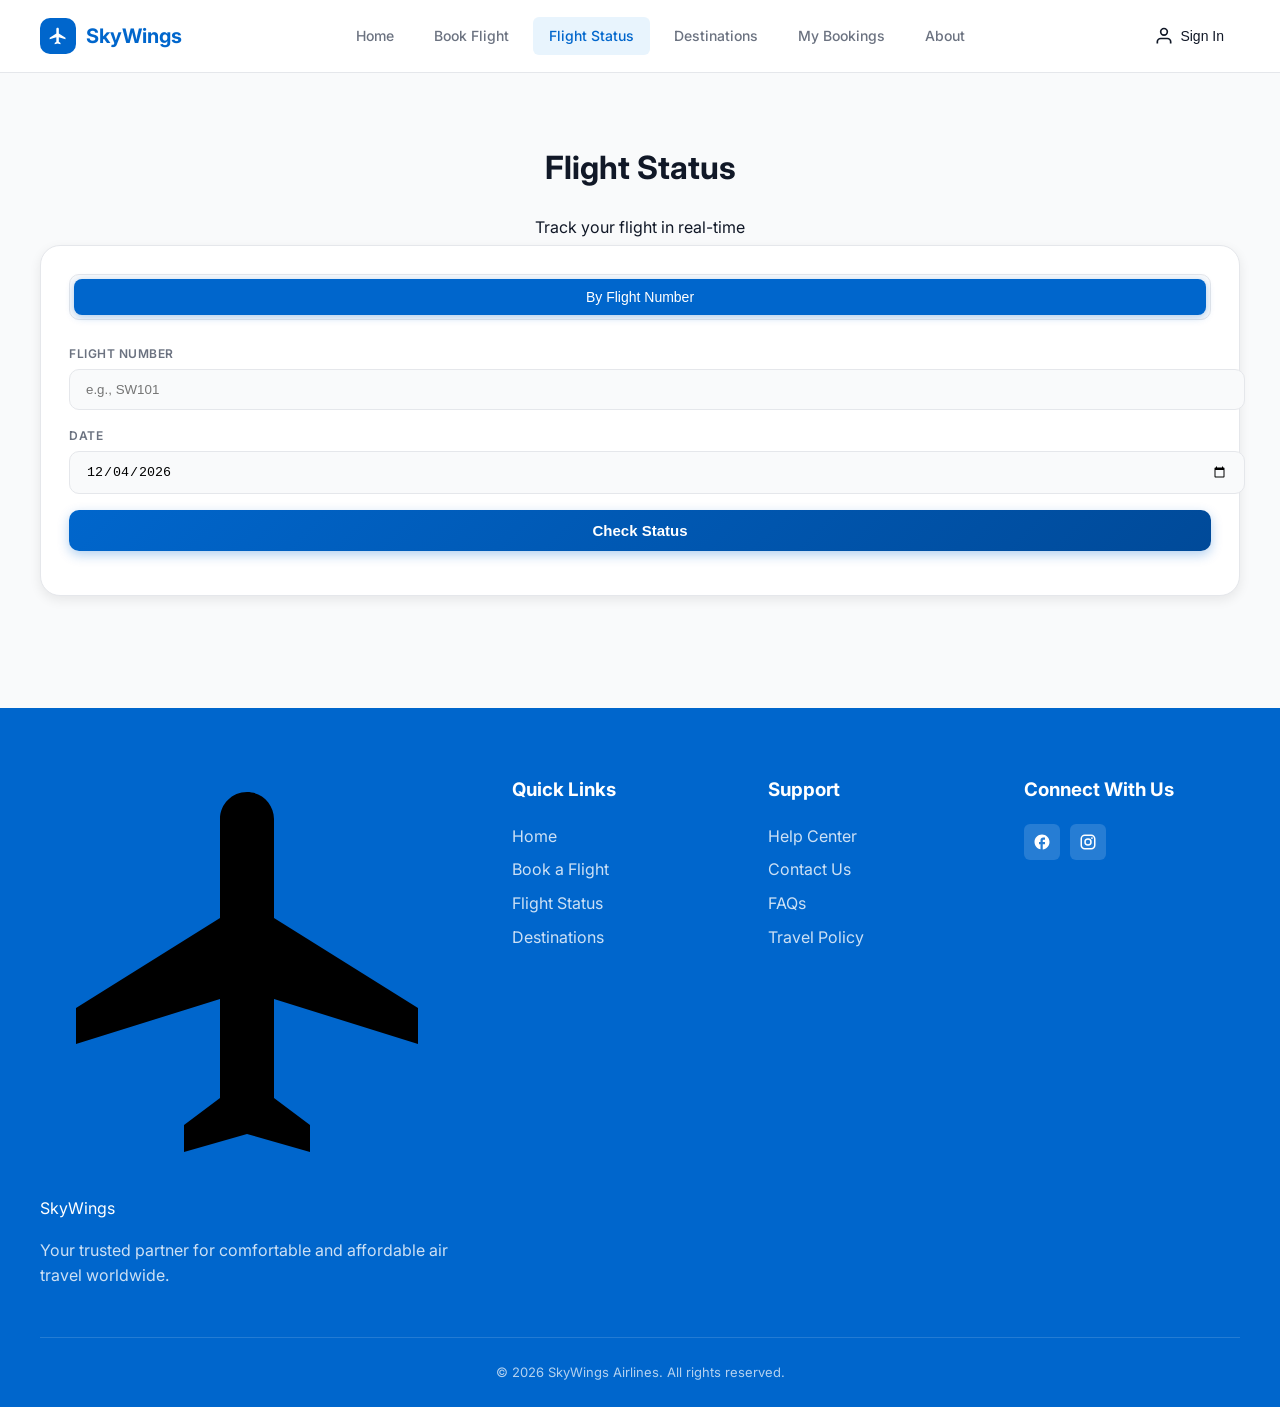
<file: status.html>
<!DOCTYPE html>
<html lang="en">
<head>
  <meta charset="UTF-8">
  <meta name="viewport" content="width=device-width, initial-scale=1.0">
  <title>SkyWings - Flight Status</title>
  <link rel="stylesheet" href="css/styles.css">
  <link rel="stylesheet" href="https://fonts.googleapis.com/css2?family=Inter:wght@400;500;600;700;800&display=swap">
</head>
<body>

  <header class="site-header">
    <div class="container header-inner">
      <a href="index.html" class="logo">
        <div class="logo-icon"><svg viewBox="0 0 24 24"><path d="M21 16v-2l-8-5V3.5c0-.83-.67-1.5-1.5-1.5S10 2.67 10 3.5V9l-8 5v2l8-2.5V19l-2 1.5V22l3.5-1 3.5 1v-1.5L13 19v-5.5l8 2.5z"/></svg></div>
        <span>SkyWings</span>
      </a>
      <nav class="main-nav" id="mainNav">
        <a class="nav-link" href="index.html">Home</a>
        <a class="nav-link" href="book.html">Book Flight</a>
        <a class="nav-link active" href="status.html">Flight Status</a>
        <a class="nav-link" href="destinations.html">Destinations</a>
        <a class="nav-link" href="bookings.html">My Bookings</a>
        <a class="nav-link" href="about.html">About</a>
      </nav>
      <div class="header-actions">
        <button class="btn-text" onclick="window.location.href='signin.html'">
          <svg width="20" height="20" viewBox="0 0 24 24" fill="none" stroke="currentColor" stroke-width="2"><path d="M20 21v-2a4 4 0 0 0-4-4H8a4 4 0 0 0-4 4v2"/><circle cx="12" cy="7" r="4"/></svg>
          <span>Sign In</span>
        </button>
        <button class="mobile-menu-btn" id="mobileMenuBtn"><svg width="24" height="24" viewBox="0 0 24 24" fill="none" stroke="currentColor" stroke-width="2"><path d="M3 12h18M3 6h18M3 18h18"/></svg></button>
      </div>
    </div>
  </header>

  <main>
    <div class="container" style="padding: 48px 24px;">
      <div class="section-header" style="text-align: center; margin-bottom: 40px;">
        <h1>Flight Status</h1>
        <p style="color: var(--text-muted); margin-bottom: 20px;">Track your flight in real-time</p>
      </div>
      <div class="status-card">
        <div class="status-tabs">
          <button class="status-tab active" onclick="app.toggleTab(this)">By Flight Number</button>
        </div>
        <div class="form-group"><label>Flight Number</label><input type="text" id="statusNum" placeholder="e.g., SW101"></div>
        <div class="form-group"><label>Date</label><input type="date" id="statusDate"></div>
        <div class="form-group" style="margin-top: 8px;"><button class="btn btn-primary btn-full" onclick="app.checkStatus()">Check Status</button></div>
        <div id="status-result" style="display: none; margin-top: 24px;"></div>
      </div>
    </div>
  </main>

  <footer class="site-footer">
    <div class="container">
      <div class="footer-grid">
        <div><div class="logo" style="color: var(--white); margin-bottom: 16px;"><div class="logo-icon" style="background: var(--white);"><svg viewBox="0 0 24 24" fill="var(--primary)"><path d="M21 16v-2l-8-5V3.5c0-.83-.67-1.5-1.5-1.5S10 2.67 10 3.5V9l-8 5v2l8-2.5V19l-2 1.5V22l3.5-1 3.5 1v-1.5L13 19v-5.5l8 2.5z"/></svg></div><span>SkyWings</span></div><p style="opacity: 0.8;">Your trusted partner for comfortable and affordable air travel worldwide.</p></div>
        <div><h3>Quick Links</h3><a href="index.html">Home</a><a href="book.html">Book a Flight</a><a href="status.html">Flight Status</a><a href="destinations.html">Destinations</a></div>
        <div><h3>Support</h3><a href="404.html">Help Center</a><a href="404.html">Contact Us</a><a href="404.html">FAQs</a><a href="404.html">Travel Policy</a></div>
        <div><h3>Connect With Us</h3><div class="socials"><a href="404.html" class="social-icon"><svg viewBox="0 0 24 24"><path d="M22 12c0-5.52-4.48-10-10-10S2 6.48 2 12c0 4.84 3.44 8.87 8 9.8V15H8v-3h2V9.5C10 7.57 11.57 6 13.5 6H16v3h-2c-.55 0-1 .45-1 1v2h3v3h-3v6.95c5.05-.5 9-4.76 9-9.95z"/></svg></a><a href="404.html" class="social-icon"><svg viewBox="0 0 24 24"><path d="M7.8 2h8.4C19.4 2 22 4.6 22 7.8v8.4a5.8 5.8 0 0 1-5.8 5.8H7.8C4.6 22 2 19.4 2 16.2V7.8A5.8 5.8 0 0 1 7.8 2m-.2 2A3.6 3.6 0 0 0 4 7.6v8.8C4 18.39 5.61 20 7.6 20h8.8c1.99 0 3.6-1.61 3.6-3.6V7.6C20 5.61 18.39 4 16.4 4H7.6m9.65 1.5a1.25 1.25 0 0 1 1.25 1.25A1.25 1.25 0 0 1 17.25 8 1.25 1.25 0 0 1 16 6.75a1.25 1.25 0 0 1 1.25-1.25M12 7a5 5 0 0 1 5 5 5 5 0 0 1-5 5 5 5 0 0 1-5-5 5 5 0 0 1 5-5m0 2a3 3 0 0 0-3 3 3 3 0 0 0 3 3 3 3 0 0 0 3-3 3 3 0 0 0-3-3z"/></svg></a></div></div>
      </div>
      <div class="copyright">© 2026 SkyWings Airlines. All rights reserved.</div>
    </div>
  </footer>

  <script src="js/main.js"></script>
</body>
</html>
</file>
<file: css/styles.css>
@charset "UTF-8";
body {
  font-family: "Inter", system-ui, sans-serif;
  background: #F9FAFB;
  color: #111827;
  line-height: 1.6;
  overflow-x: hidden;
  margin: 0;
}

.container {
  max-width: 1200px;
  margin: 0 auto;
  padding: 0 24px;
}

.hidden {
  display: none !important;
}

.site-header {
  background: #FFFFFF;
  border-bottom: 1px solid #E5E7EB;
  position: sticky;
  top: 0;
  z-index: 100;
}
.site-header .header-inner {
  display: -webkit-box;
  display: -ms-flexbox;
  display: flex;
  -webkit-box-align: center;
      -ms-flex-align: center;
          align-items: center;
  -webkit-box-pack: justify;
      -ms-flex-pack: justify;
          justify-content: space-between;
  height: 72px;
}
.site-header .logo {
  display: -webkit-box;
  display: -ms-flexbox;
  display: flex;
  -webkit-box-align: center;
      -ms-flex-align: center;
          align-items: center;
  gap: 10px;
  font-size: 20px;
  font-weight: 700;
  color: #0066CC;
  text-decoration: none;
}
.site-header .logo-icon {
  width: 36px;
  height: 36px;
  background: #0066CC;
  border-radius: 10px;
  display: -webkit-box;
  display: -ms-flexbox;
  display: flex;
  -webkit-box-align: center;
      -ms-flex-align: center;
          align-items: center;
  -webkit-box-pack: center;
      -ms-flex-pack: center;
          justify-content: center;
}
.site-header .logo-icon svg {
  width: 20px;
  height: 20px;
  fill: #FFFFFF;
}
.site-header .main-nav {
  display: -webkit-box;
  display: -ms-flexbox;
  display: flex;
  gap: 8px;
}
.site-header .nav-link {
  padding: 8px 16px;
  border-radius: 6px;
  font-size: 14px;
  font-weight: 500;
  color: #6B7280;
  -webkit-transition: all 0.25s cubic-bezier(0.4, 0, 0.2, 1);
  transition: all 0.25s cubic-bezier(0.4, 0, 0.2, 1);
  cursor: pointer;
  text-decoration: none;
}
.site-header .nav-link:hover, .site-header .nav-link.active {
  background: #E8F4FD;
  color: #0066CC;
}
.site-header .header-actions {
  display: -webkit-box;
  display: -ms-flexbox;
  display: flex;
  -webkit-box-align: center;
      -ms-flex-align: center;
          align-items: center;
  gap: 12px;
}
.site-header .btn-text {
  display: -webkit-box;
  display: -ms-flexbox;
  display: flex;
  -webkit-box-align: center;
      -ms-flex-align: center;
          align-items: center;
  gap: 6px;
  padding: 8px 16px;
  border-radius: 6px;
  font-size: 14px;
  font-weight: 500;
  color: #111827;
  -webkit-transition: all 0.25s cubic-bezier(0.4, 0, 0.2, 1);
  transition: all 0.25s cubic-bezier(0.4, 0, 0.2, 1);
  border: none;
  background: none;
  cursor: pointer;
}
.site-header .btn-text:hover {
  background: #E8F4FD;
  color: #0066CC;
}
.site-header .mobile-menu-btn {
  display: none;
  padding: 8px;
  border: none;
  background: none;
  cursor: pointer;
}

.page-section {
  display: none;
  -webkit-animation: fadeUp 0.4s ease;
          animation: fadeUp 0.4s ease;
}

.page-section.active {
  display: block;
}

@-webkit-keyframes fadeUp {
  from {
    opacity: 0;
    -webkit-transform: translateY(12px);
            transform: translateY(12px);
  }
  to {
    opacity: 1;
    -webkit-transform: translateY(0);
            transform: translateY(0);
  }
}

@keyframes fadeUp {
  from {
    opacity: 0;
    -webkit-transform: translateY(12px);
            transform: translateY(12px);
  }
  to {
    opacity: 1;
    -webkit-transform: translateY(0);
            transform: translateY(0);
  }
}
.hero-banner {
  background: linear-gradient(135deg, #0066CC 0%, #003a75 100%);
  padding: 64px 0;
  color: #FFFFFF;
  text-align: center;
}
.hero-banner h1 {
  font-size: 42px;
  font-weight: 800;
  margin-bottom: 12px;
}
.hero-banner p {
  opacity: 0.9;
  font-size: 16px;
  max-width: 600px;
  margin: 0 auto;
}

.booking-card, .status-card, .auth-panel {
  background: #FFFFFF;
  border-radius: 20px;
  padding: 28px;
  -webkit-box-shadow: 0 4px 12px rgba(0, 0, 0, 0.08);
          box-shadow: 0 4px 12px rgba(0, 0, 0, 0.08);
  margin-top: -36px;
  position: relative;
  border: 1px solid #E5E7EB;
}

.booking-form {
  display: grid;
  grid-template-columns: repeat(auto-fit, minmax(160px, 1fr));
  gap: 16px;
  margin-top: 20px;
}

.form-group {
  margin-bottom: 16px;
}
.form-group label {
  display: block;
  font-size: 12px;
  font-weight: 600;
  color: #6B7280;
  margin-bottom: 6px;
  text-transform: uppercase;
  letter-spacing: 0.5px;
}
.form-group input, .form-group select {
  width: 100%;
  padding: 12px 16px;
  border: 1px solid #E5E7EB;
  border-radius: 10px;
  background: #F9FAFB;
  -webkit-transition: all 0.25s cubic-bezier(0.4, 0, 0.2, 1);
  transition: all 0.25s cubic-bezier(0.4, 0, 0.2, 1);
}
.form-group input:focus, .form-group select:focus {
  outline: none;
  border-color: #0066CC;
  -webkit-box-shadow: 0 0 0 3px rgba(0, 102, 204, 0.15);
          box-shadow: 0 0 0 3px rgba(0, 102, 204, 0.15);
  background: #FFFFFF;
}

.btn {
  padding: 12px 24px;
  border-radius: 10px;
  font-size: 15px;
  font-weight: 600;
  -webkit-transition: all 0.25s cubic-bezier(0.4, 0, 0.2, 1);
  transition: all 0.25s cubic-bezier(0.4, 0, 0.2, 1);
  display: -webkit-box;
  display: -ms-flexbox;
  display: flex;
  -webkit-box-align: center;
      -ms-flex-align: center;
          align-items: center;
  -webkit-box-pack: center;
      -ms-flex-pack: center;
          justify-content: center;
  gap: 8px;
  cursor: pointer;
}

.btn-primary {
  background: linear-gradient(135deg, #0066CC 0%, #004a99 100%);
  color: #FFFFFF;
  -webkit-box-shadow: 0 4px 12px rgba(0, 102, 204, 0.3);
          box-shadow: 0 4px 12px rgba(0, 102, 204, 0.3);
  border: none;
}

.btn-primary:hover {
  -webkit-transform: translateY(-1px);
          transform: translateY(-1px);
  -webkit-box-shadow: 0 6px 16px rgba(0, 102, 204, 0.4);
          box-shadow: 0 6px 16px rgba(0, 102, 204, 0.4);
}

.btn-full {
  width: 100%;
}

.btn-outline {
  border: 1px solid #E5E7EB;
  color: #111827;
  background: #FFFFFF;
}

.btn-outline:hover {
  border-color: #0066CC;
  color: #0066CC;
}

.dest-grid {
  display: grid;
  grid-template-columns: repeat(3, 1fr);
  gap: 20px;
  margin-top: 24px;
}

.dest-card {
  background: #FFFFFF;
  border-radius: 14px;
  overflow: hidden;
  border: 1px solid #E5E7EB;
  -webkit-transition: all 0.25s cubic-bezier(0.4, 0, 0.2, 1);
  transition: all 0.25s cubic-bezier(0.4, 0, 0.2, 1);
}
.dest-card figure {
  margin: 0;
  position: relative;
  height: 190px;
  overflow: hidden;
}
.dest-card figure img {
  width: 100%;
  height: 100%;
  -o-object-fit: cover;
     object-fit: cover;
  -webkit-transition: -webkit-transform 0.4s ease;
  transition: -webkit-transform 0.4s ease;
  transition: transform 0.4s ease;
  transition: transform 0.4s ease, -webkit-transform 0.4s ease;
}
.dest-card figure:hover img {
  -webkit-transform: scale(1.05);
          transform: scale(1.05);
}
.dest-card figure .price-tag {
  position: absolute;
  top: 12px;
  right: 12px;
  background: #0066CC;
  color: #FFFFFF;
  padding: 4px 10px;
  border-radius: 20px;
  font-size: 12px;
  font-weight: 600;
  -webkit-box-shadow: 0 1px 3px rgba(0, 0, 0, 0.1);
          box-shadow: 0 1px 3px rgba(0, 0, 0, 0.1);
}
.dest-card .card-body {
  padding: 16px;
}
.dest-card .card-body h3 {
  font-size: 18px;
  margin-bottom: 4px;
}
.dest-card .card-body h3 span {
  font-size: 13px;
  color: #6B7280;
  font-weight: 400;
}
.dest-card .card-body p {
  font-size: 13px;
  color: #6B7280;
  margin: 10px 0;
  line-height: 1.5;
}
.dest-card .card-body .meta {
  display: -webkit-box;
  display: -ms-flexbox;
  display: flex;
  -webkit-box-align: center;
      -ms-flex-align: center;
          align-items: center;
  -webkit-box-pack: justify;
      -ms-flex-pack: justify;
          justify-content: space-between;
  font-size: 12px;
  color: #6B7280;
  margin-bottom: 12px;
}
.dest-card .card-body .meta .tag {
  background: #E8F4FD;
  color: #0066CC;
  padding: 2px 8px;
  border-radius: 4px;
  font-weight: 500;
}

.stats-row {
  display: grid;
  grid-template-columns: repeat(3, 1fr);
  gap: 16px;
  margin: 32px 0;
}

.stat-card {
  background: #FFFFFF;
  border: 1px solid #E5E7EB;
  border-radius: 14px;
  padding: 24px;
  text-align: center;
  -webkit-transition: all 0.25s cubic-bezier(0.4, 0, 0.2, 1);
  transition: all 0.25s cubic-bezier(0.4, 0, 0.2, 1);
}
.stat-card:hover {
  border-color: #0066CC;
  -webkit-box-shadow: 0 1px 3px rgba(0, 0, 0, 0.1);
          box-shadow: 0 1px 3px rgba(0, 0, 0, 0.1);
}
.stat-card .icon {
  color: #0066CC;
  margin-bottom: 12px;
  display: -webkit-box;
  display: -ms-flexbox;
  display: flex;
  -webkit-box-align: center;
      -ms-flex-align: center;
          align-items: center;
  -webkit-box-pack: center;
      -ms-flex-pack: center;
          justify-content: center;
}
.stat-card .icon svg {
  width: 28px;
  height: 28px;
}
.stat-card h3 {
  font-size: 24px;
  font-weight: 700;
  color: #0066CC;
  margin-bottom: 4px;
}
.stat-card p {
  font-size: 13px;
  color: #6B7280;
}

.status-tabs {
  display: -webkit-box;
  display: -ms-flexbox;
  display: flex;
  background: #F9FAFB;
  border-radius: 10px;
  padding: 4px;
  border: 1px solid #E5E7EB;
  margin-bottom: 24px;
}

.status-tab {
  -webkit-box-flex: 1;
      -ms-flex: 1;
          flex: 1;
  padding: 10px;
  text-align: center;
  border-radius: 8px;
  font-size: 14px;
  font-weight: 500;
  cursor: pointer;
  border: none;
  background: transparent;
  color: #6B7280;
  -webkit-transition: all 0.25s cubic-bezier(0.4, 0, 0.2, 1);
  transition: all 0.25s cubic-bezier(0.4, 0, 0.2, 1);
}
.status-tab.active {
  background: #0066CC;
  color: #FFFFFF;
  -webkit-box-shadow: 0 2px 8px rgba(0, 102, 204, 0.3);
          box-shadow: 0 2px 8px rgba(0, 102, 204, 0.3);
}

.auth-container {
  display: -webkit-box;
  display: -ms-flexbox;
  display: flex;
  min-height: calc(100vh - 72px);
  background: #FFFFFF;
}

.auth-brand {
  width: 45%;
  background: linear-gradient(160deg, #0066CC 0%, #003366 100%);
  padding: 60px;
  color: #FFFFFF;
  display: -webkit-box;
  display: -ms-flexbox;
  display: flex;
  -webkit-box-orient: vertical;
  -webkit-box-direction: normal;
      -ms-flex-direction: column;
          flex-direction: column;
  -webkit-box-pack: center;
      -ms-flex-pack: center;
          justify-content: center;
}
.auth-brand h1 {
  font-size: 40px;
  font-weight: 800;
  line-height: 1.2;
  margin: 20px 0;
}
.auth-brand h1 span {
  display: block;
  color: #60A5FA;
}
.auth-brand ul {
  list-style: none;
  margin-top: 24px;
}
.auth-brand ul li {
  margin-bottom: 12px;
  display: -webkit-box;
  display: -ms-flexbox;
  display: flex;
  -webkit-box-align: center;
      -ms-flex-align: center;
          align-items: center;
  gap: 10px;
}

.auth-form {
  width: 55%;
  display: -webkit-box;
  display: -ms-flexbox;
  display: flex;
  -webkit-box-align: center;
      -ms-flex-align: center;
          align-items: center;
  -webkit-box-pack: center;
      -ms-flex-pack: center;
          justify-content: center;
  padding: 40px;
}

.site-footer {
  background: #0066CC;
  color: #FFFFFF;
  padding: 48px 0 24px;
  margin-top: 64px;
}
.site-footer .footer-grid {
  display: grid;
  grid-template-columns: 2fr 1fr 1fr 1fr;
  gap: 40px;
  margin-bottom: 32px;
}
.site-footer .footer-grid a {
  display: block;
  color: rgba(255, 255, 255, 0.8);
  margin-bottom: 8px;
  -webkit-transition: all 0.25s cubic-bezier(0.4, 0, 0.2, 1);
  transition: all 0.25s cubic-bezier(0.4, 0, 0.2, 1);
  text-decoration: none;
}
.site-footer .footer-grid a:hover {
  color: #FFFFFF;
}
.site-footer .footer-grid .socials {
  display: -webkit-box;
  display: -ms-flexbox;
  display: flex;
  gap: 10px;
}
.site-footer .footer-grid .socials .social-icon {
  width: 36px;
  height: 36px;
  background: rgba(255, 255, 255, 0.15);
  border-radius: 6px;
  display: -webkit-box;
  display: -ms-flexbox;
  display: flex;
  -webkit-box-align: center;
      -ms-flex-align: center;
          align-items: center;
  -webkit-box-pack: center;
      -ms-flex-pack: center;
          justify-content: center;
  -webkit-transition: all 0.25s cubic-bezier(0.4, 0, 0.2, 1);
  transition: all 0.25s cubic-bezier(0.4, 0, 0.2, 1);
  text-decoration: none;
}
.site-footer .footer-grid .socials .social-icon svg {
  width: 18px;
  height: 18px;
  fill: #FFFFFF;
}
.site-footer .footer-grid .socials .social-icon:hover {
  background: rgba(255, 255, 255, 0.3);
  -webkit-transform: translateY(-2px);
          transform: translateY(-2px);
}
.site-footer .copyright {
  border-top: 1px solid rgba(255, 255, 255, 0.2);
  padding-top: 24px;
  text-align: center;
  font-size: 13px;
  opacity: 0.7;
}

.modal-overlay {
  display: none;
  position: fixed;
  inset: 0;
  background: rgba(0, 0, 0, 0.6);
  z-index: 9999;
  -webkit-box-align: center;
      -ms-flex-align: center;
          align-items: center;
  -webkit-box-pack: center;
      -ms-flex-pack: center;
          justify-content: center;
  backdrop-filter: blur(4px);
}
.modal-overlay.show {
  display: -webkit-box;
  display: -ms-flexbox;
  display: flex;
  -webkit-box-align: center;
      -ms-flex-align: center;
          align-items: center;
  -webkit-box-pack: center;
      -ms-flex-pack: center;
          justify-content: center;
}
.modal-overlay .modal-box {
  background: #FFFFFF;
  border-radius: 20px;
  padding: 32px;
  max-width: 480px;
  width: 90%;
  position: relative;
  -webkit-animation: fadeUp 0.3s ease;
          animation: fadeUp 0.3s ease;
}
.modal-overlay .close-btn {
  position: absolute;
  top: 16px;
  right: 16px;
  width: 32px;
  height: 32px;
  border-radius: 50%;
  display: -webkit-box;
  display: -ms-flexbox;
  display: flex;
  -webkit-box-align: center;
      -ms-flex-align: center;
          align-items: center;
  -webkit-box-pack: center;
      -ms-flex-pack: center;
          justify-content: center;
  color: #6B7280;
  -webkit-transition: all 0.25s cubic-bezier(0.4, 0, 0.2, 1);
  transition: all 0.25s cubic-bezier(0.4, 0, 0.2, 1);
  border: none;
  background: none;
  font-size: 20px;
  cursor: pointer;
}
.modal-overlay .close-btn:hover {
  background: #F9FAFB;
  color: #111827;
}

/* 404 Page Styles */
.page-404-container {
  display: -webkit-box;
  display: -ms-flexbox;
  display: flex;
  -webkit-box-orient: vertical;
  -webkit-box-direction: normal;
      -ms-flex-direction: column;
          flex-direction: column;
  -webkit-box-align: center;
      -ms-flex-align: center;
          align-items: center;
  -webkit-box-pack: center;
      -ms-flex-pack: center;
          justify-content: center;
  height: 60vh;
  text-align: center;
}
.page-404-container h1 {
  font-size: 80px;
  font-weight: 800;
  color: #0066CC;
  margin-bottom: 10px;
}
.page-404-container h2 {
  font-size: 24px;
  color: #111827;
  margin-bottom: 20px;
}
.page-404-container p {
  color: #6B7280;
  max-width: 400px;
  margin-bottom: 30px;
}

@media (max-width: 1024px) {
  .dest-grid {
    grid-template-columns: repeat(2, 1fr);
  }
  .auth-container {
    -webkit-box-orient: vertical;
    -webkit-box-direction: normal;
        -ms-flex-direction: column;
            flex-direction: column;
  }
  .auth-brand, .auth-form {
    width: 100%;
    padding: 40px 24px;
  }
  .stats-row {
    grid-template-columns: repeat(2, 1fr);
  }
}
@media (max-width: 768px) {
  .main-nav {
    display: none;
    position: absolute;
    top: 72px;
    left: 0;
    right: 0;
    background: #FFFFFF;
    border-bottom: 1px solid #E5E7EB;
    -webkit-box-orient: vertical;
    -webkit-box-direction: normal;
        -ms-flex-direction: column;
            flex-direction: column;
    padding: 16px;
    -webkit-box-shadow: 0 4px 12px rgba(0, 0, 0, 0.08);
            box-shadow: 0 4px 12px rgba(0, 0, 0, 0.08);
  }
  .main-nav.open {
    display: -webkit-box;
    display: -ms-flexbox;
    display: flex;
  }
  .mobile-menu-btn {
    display: block;
  }
  .hero-banner h1 {
    font-size: 32px;
  }
  .booking-form, .dest-grid, .stats-row, .site-footer .footer-grid {
    grid-template-columns: 1fr;
  }
  .header-actions .btn-text span {
    display: none;
  }
}
.booking-steps {
  display: -webkit-box;
  display: -ms-flexbox;
  display: flex;
  -webkit-box-align: center;
      -ms-flex-align: center;
          align-items: center;
  -webkit-box-pack: justify;
      -ms-flex-pack: justify;
          justify-content: space-between;
  margin-bottom: 40px;
  background: #F9FAFB;
  padding: 8px;
  border-radius: 60px;
  border: 1px solid #E5E7EB;
}
.booking-steps .step {
  -webkit-box-flex: 1;
      -ms-flex: 1;
          flex: 1;
  display: -webkit-box;
  display: -ms-flexbox;
  display: flex;
  -webkit-box-align: center;
      -ms-flex-align: center;
          align-items: center;
  -webkit-box-pack: center;
      -ms-flex-pack: center;
          justify-content: center;
  gap: 10px;
  padding: 8px 16px;
  border-radius: 40px;
  -webkit-transition: all 0.2s;
  transition: all 0.2s;
}
.booking-steps .step.active {
  background: #FFFFFF;
  -webkit-box-shadow: 0 2px 8px rgba(0, 0, 0, 0.05);
          box-shadow: 0 2px 8px rgba(0, 0, 0, 0.05);
}
.booking-steps .step .step-number {
  width: 32px;
  height: 32px;
  background: #E5E7EB;
  border-radius: 50%;
  display: -webkit-box;
  display: -ms-flexbox;
  display: flex;
  -webkit-box-align: center;
      -ms-flex-align: center;
          align-items: center;
  -webkit-box-pack: center;
      -ms-flex-pack: center;
          justify-content: center;
  font-size: 14px;
  font-weight: 600;
  color: #6B7280;
}
.booking-steps .step.active .step-number {
  background: #0066CC;
  color: white;
}
.booking-steps .step.completed .step-number {
  background: #10B981;
  color: white;
}
.booking-steps .step .step-label {
  font-size: 14px;
  font-weight: 500;
  color: #6B7280;
}
.booking-steps .step.active .step-label {
  color: #0066CC;
}

.flight-results {
  margin-top: 24px;
}

.flight-card {
  background: #FFFFFF;
  border: 1px solid #E5E7EB;
  border-radius: 20px;
  padding: 24px;
  margin-bottom: 20px;
  -webkit-transition: all 0.3s ease;
  transition: all 0.3s ease;
}
.flight-card:hover {
  -webkit-box-shadow: 0 8px 24px rgba(0, 0, 0, 0.08);
          box-shadow: 0 8px 24px rgba(0, 0, 0, 0.08);
  border-color: #0066CC;
}
.flight-card .flight-header {
  display: -webkit-box;
  display: -ms-flexbox;
  display: flex;
  -webkit-box-pack: justify;
      -ms-flex-pack: justify;
          justify-content: space-between;
  -webkit-box-align: center;
      -ms-flex-align: center;
          align-items: center;
  margin-bottom: 20px;
  -ms-flex-wrap: wrap;
      flex-wrap: wrap;
  gap: 12px;
}
.flight-card .flight-header .flight-number {
  background: #E8F4FD;
  padding: 6px 14px;
  border-radius: 30px;
  font-size: 13px;
  font-weight: 600;
  color: #0066CC;
}
.flight-card .flight-header .flight-price {
  font-size: 26px;
  font-weight: 800;
  color: #0066CC;
}
.flight-card .flight-route {
  display: -webkit-box;
  display: -ms-flexbox;
  display: flex;
  -webkit-box-align: center;
      -ms-flex-align: center;
          align-items: center;
  -webkit-box-pack: justify;
      -ms-flex-pack: justify;
          justify-content: space-between;
  background: #F9FAFB;
  padding: 20px;
  border-radius: 16px;
  margin-bottom: 20px;
  -ms-flex-wrap: wrap;
      flex-wrap: wrap;
}
.flight-card .flight-route .route-point {
  text-align: center;
  -webkit-box-flex: 1;
      -ms-flex: 1;
          flex: 1;
  min-width: 100px;
}
.flight-card .flight-route .route-point .time {
  font-size: 20px;
  font-weight: 700;
  color: #111827;
}
.flight-card .flight-route .route-point .city {
  font-size: 13px;
  color: #6B7280;
  margin-top: 5px;
}
.flight-card .flight-route .route-line {
  -webkit-box-flex: 2;
      -ms-flex: 2;
          flex: 2;
  text-align: center;
  position: relative;
  min-width: 120px;
}
.flight-card .flight-route .route-line .duration {
  font-size: 13px;
  color: #6B7280;
  margin-bottom: 6px;
}
.flight-card .flight-route .route-line .line {
  height: 2px;
  background: #0066CC;
  position: relative;
  border-radius: 2px;
}
.flight-card .flight-route .route-line .line::before {
  content: "✈";
  position: absolute;
  top: -10px;
  left: 50%;
  -webkit-transform: translateX(-50%);
          transform: translateX(-50%);
  background: #F9FAFB;
  padding: 0 6px;
  color: #0066CC;
  font-size: 14px;
}
.flight-card .flight-details {
  display: -webkit-box;
  display: -ms-flexbox;
  display: flex;
  -webkit-box-pack: justify;
      -ms-flex-pack: justify;
          justify-content: space-between;
  -webkit-box-align: center;
      -ms-flex-align: center;
          align-items: center;
  padding-top: 16px;
  border-top: 1px solid #E5E7EB;
  -ms-flex-wrap: wrap;
      flex-wrap: wrap;
  gap: 12px;
}
.flight-card .flight-details span {
  font-size: 14px;
  color: #6B7280;
}
.flight-card .flight-details .select-btn {
  background: #0066CC;
  color: white;
  border: none;
  padding: 10px 28px;
  border-radius: 40px;
  font-weight: 600;
  font-size: 14px;
  cursor: pointer;
  -webkit-transition: all 0.2s;
  transition: all 0.2s;
}
.flight-card .flight-details .select-btn:hover {
  background: #004a99;
  -webkit-transform: scale(1.02);
          transform: scale(1.02);
}

.booking-card-item {
  background: #FFFFFF;
  border-radius: 20px;
  padding: 24px;
  margin-bottom: 20px;
  border: 1px solid #E5E7EB;
  -webkit-transition: all 0.2s ease;
  transition: all 0.2s ease;
}
.booking-card-item:hover {
  -webkit-box-shadow: 0 8px 24px rgba(0, 0, 0, 0.08);
          box-shadow: 0 8px 24px rgba(0, 0, 0, 0.08);
  -webkit-transform: translateY(-2px);
          transform: translateY(-2px);
}
.booking-card-item .booking-header {
  display: -webkit-box;
  display: -ms-flexbox;
  display: flex;
  -webkit-box-pack: justify;
      -ms-flex-pack: justify;
          justify-content: space-between;
  -webkit-box-align: center;
      -ms-flex-align: center;
          align-items: center;
  margin-bottom: 20px;
  padding-bottom: 16px;
  border-bottom: 1px solid #E5E7EB;
}
.booking-card-item .booking-header .booking-ref {
  font-size: 18px;
  font-weight: 700;
  color: #0066CC;
  letter-spacing: 0.5px;
}
.booking-card-item .booking-header .booking-status {
  padding: 4px 12px;
  border-radius: 20px;
  font-size: 12px;
  font-weight: 600;
}
.booking-card-item .booking-header .booking-status.confirmed {
  background: #D1FAE5;
  color: #065F46;
}
.booking-card-item .booking-header .booking-status.cancelled {
  background: #FEE2E2;
  color: #991B1B;
}
.booking-card-item .flight-details {
  display: -webkit-box;
  display: -ms-flexbox;
  display: flex;
  -webkit-box-pack: justify;
      -ms-flex-pack: justify;
          justify-content: space-between;
  -webkit-box-align: center;
      -ms-flex-align: center;
          align-items: center;
  margin-bottom: 20px;
  -ms-flex-wrap: wrap;
      flex-wrap: wrap;
  gap: 16px;
}
.booking-card-item .flight-details .flight-point {
  text-align: center;
  -webkit-box-flex: 1;
      -ms-flex: 1;
          flex: 1;
}
.booking-card-item .flight-details .flight-point strong {
  font-size: 20px;
  color: #111827;
}
.booking-card-item .flight-details .flight-point small {
  font-size: 11px;
  color: #6B7280;
  display: block;
  margin-top: 4px;
}
.booking-card-item .flight-details .flight-arrow {
  font-size: 24px;
  color: #0066CC;
  padding: 0 16px;
}
.booking-card-item .booking-meta {
  display: -webkit-box;
  display: -ms-flexbox;
  display: flex;
  gap: 20px;
  -ms-flex-wrap: wrap;
      flex-wrap: wrap;
  padding: 16px 0;
  border-top: 1px solid #E5E7EB;
  border-bottom: 1px solid #E5E7EB;
  margin-bottom: 20px;
  font-size: 13px;
  color: #6B7280;
}
.booking-card-item .booking-meta span {
  display: -webkit-box;
  display: -ms-flexbox;
  display: flex;
  -webkit-box-align: center;
      -ms-flex-align: center;
          align-items: center;
  gap: 6px;
}
.booking-card-item .booking-actions {
  display: -webkit-box;
  display: -ms-flexbox;
  display: flex;
  -webkit-box-pack: end;
      -ms-flex-pack: end;
          justify-content: flex-end;
}
.booking-card-item .booking-actions .btn-sm {
  background: none;
  border: 1px solid #E5E7EB;
  padding: 8px 20px;
  border-radius: 40px;
  font-size: 13px;
  font-weight: 500;
  cursor: pointer;
  -webkit-transition: all 0.2s ease;
  transition: all 0.2s ease;
  color: #6B7280;
}
.booking-card-item .booking-actions .btn-sm:hover {
  border-color: #DC2626;
  color: #DC2626;
  background: #FEF2F2;
}

.empty-state {
  text-align: center;
  padding: 60px 40px;
  background: #FFFFFF;
  border-radius: 24px;
  border: 1px dashed #E5E7EB;
}
.empty-state .empty-icon {
  font-size: 64px;
  margin-bottom: 20px;
}
.empty-state h3 {
  font-size: 20px;
  margin-bottom: 8px;
  color: #111827;
}
.empty-state p {
  color: #6B7280;
  margin-bottom: 20px;
}

@media (max-width: 768px) {
  .flight-route {
    -webkit-box-orient: vertical;
    -webkit-box-direction: normal;
        -ms-flex-direction: column;
            flex-direction: column;
    gap: 16px;
  }
  .step-label {
    display: none;
  }
  .booking-steps {
    -webkit-box-pack: center;
        -ms-flex-pack: center;
            justify-content: center;
    gap: 8px;
  }
  .booking-card-item {
    padding: 16px;
  }
  .booking-card-item .flight-details {
    -webkit-box-orient: vertical;
    -webkit-box-direction: normal;
        -ms-flex-direction: column;
            flex-direction: column;
    text-align: center;
  }
  .booking-card-item .flight-arrow {
    -webkit-transform: rotate(90deg);
            transform: rotate(90deg);
  }
  .booking-card-item .booking-header {
    -webkit-box-orient: vertical;
    -webkit-box-direction: normal;
        -ms-flex-direction: column;
            flex-direction: column;
    gap: 12px;
    text-align: center;
  }
  .booking-card-item .booking-meta {
    -webkit-box-pack: center;
        -ms-flex-pack: center;
            justify-content: center;
  }
  .booking-card-item .booking-actions {
    -webkit-box-pack: center;
        -ms-flex-pack: center;
            justify-content: center;
  }
}/*# sourceMappingURL=styles.css.map */
</file>
